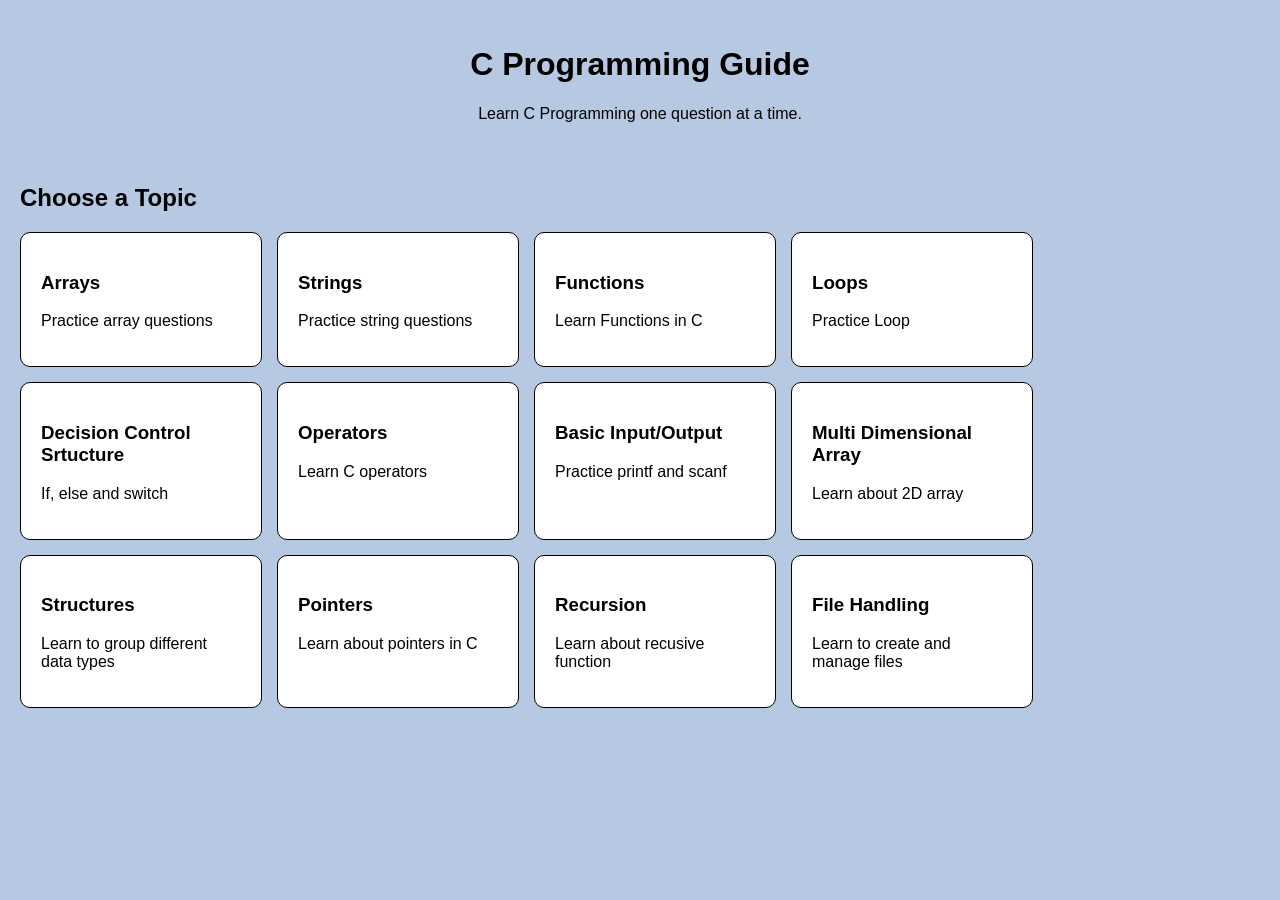
<file: index.html>
<!DOCTYPE html>
<html>
<head>
	<title>C Programming Guide</title>
	<link rel="stylesheet" href="style1.css">
</head>

<body>

	<header>
	   <h1>C Programming Guide</h1>
	   <p>Learn C Programming one question at a time.</p>
	</header>

	<main>
	   <h2>Choose a Topic</h2>

	   <div class="topics">

		<a href="arrays.html" class="topic-card">
		   <h3>Arrays</h3>
		   <p>Practice array questions</p>
		</a>

		<a href="strings.html" class="topic-card">
		   <h3>Strings</h3>
		   <p>Practice string questions</p> 
		</a>

		<a href="functions.html" class="topic-card">
		   <h3>Functions</h3>
		   <p>Learn Functions in C</p> 
		</a>

		<a href="loops.html" class="topic-card">
		   <h3>Loops</h3>
		   <p>Practice Loop</p> 
		</a>

		<a href="decision.html" class="topic-card">
		   <h3>Decision Control Srtucture</h3>
		   <p>If, else and switch</p> 
		</a>

		<a href="operators.html" class="topic-card">
		   <h3>Operators</h3>
		   <p>Learn C operators</p> 
		</a>

		<a href="input-output.html" class="topic-card">
		   <h3>Basic Input/Output</h3>
		   <p>Practice printf and scanf</p> 
		</a>
		 
		<a href="multidimensional.html" class="topic-card">
		   <h3>Multi Dimensional Array</h3>
		   <p>Learn about 2D array</p> 
		</a>

		<a href="structure.html" class="topic-card">
		   <h3>Structures</h3>
		   <p>Learn to group different data types</p> 
		</a>
		
		<a href="pointers.html" class="topic-card">
		   <h3>Pointers</h3>
		   <p>Learn about pointers in C</p> 
		</a>

		<a href="recursion.html" class="topic-card">
		   <h3>Recursion</h3>
		   <p>Learn about recusive function</p> 
		</a>

		<a href="filehandling.html" class="topic-card">
		   <h3>File Handling</h3>
		   <p>Learn to create and manage files</p> 
		</a>

		
	  </div>
	</main>

</body>
</html>
</file>
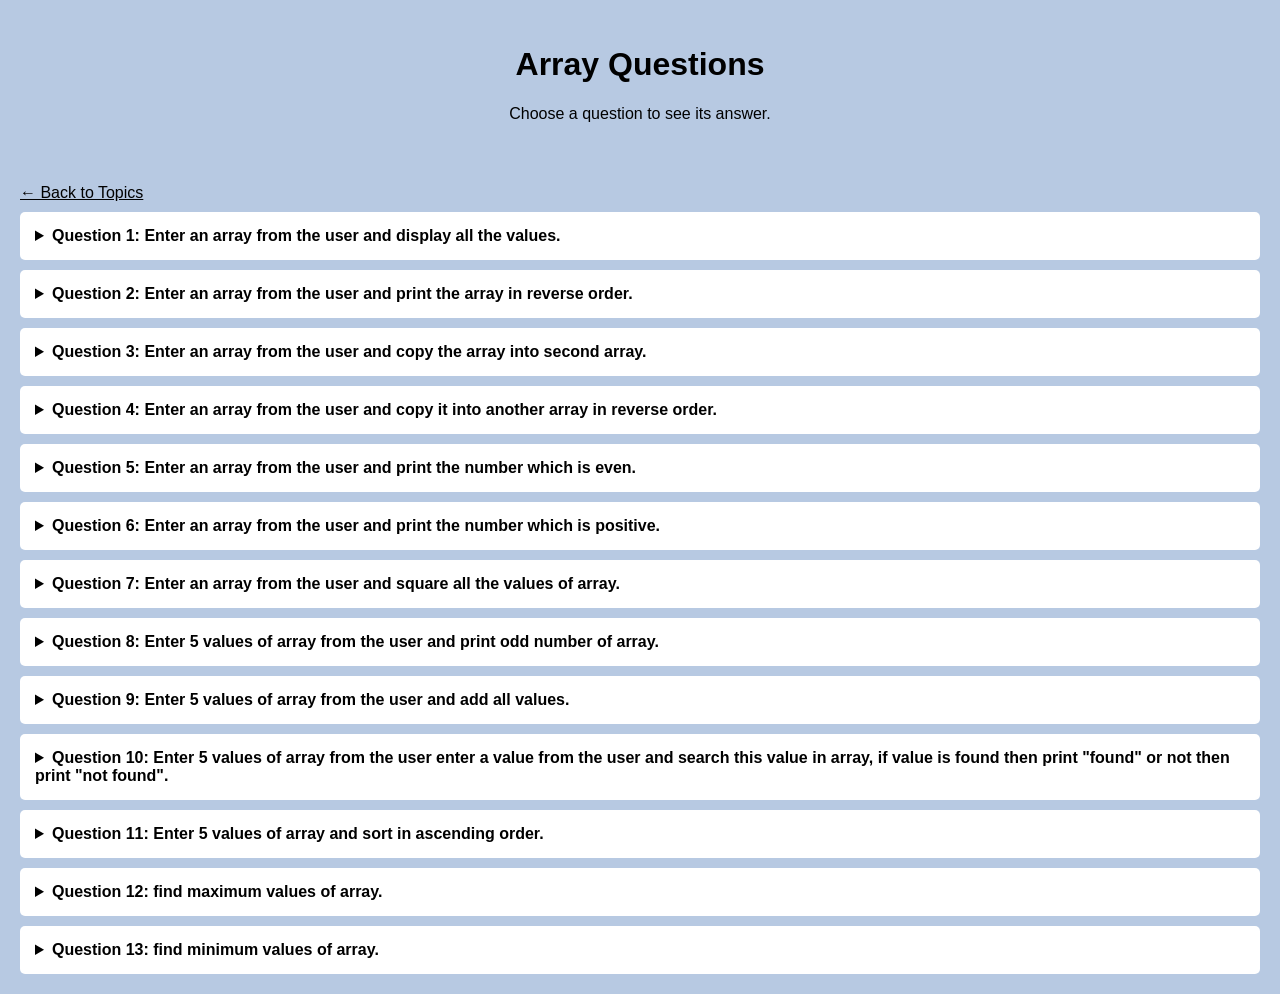
<file: arrays.html>
<!DOCTYPE html>
<html>
<head>
	<title>Array Questions</title>
	<link rel="stylesheet" href="style1.css">
	</head>

<body>


   <header>
	<h1>Array Questions</h1>
	<p>Choose a question to see its answer.</p>
   </header>


   <main>
	<a href="index.html" class="back">← Back to Topics</a>

<details>

<summary> Question 1: Enter an array from the user and display all the values.
	</summary>
	
	<div class="answer">	   
	   <h3>Code</h3>
	   <pre>
#include &lt;stdio.h&gt;
#include &lt;string.h&gt;
void main(){
   char array[5];
   int i;
   printf("Enter the array(size limit: 5): \n");
   for(i=0;i&lt;5;i++){
   fflush(stdin);
   printf("%d :",i+1);
   scanf("%c",&array[i]);
   }
   printf("Printing the array: ");
   for(i=0;i&lt;5;i++){
   printf("%c",array[i]);
   }
}

	   </pre>

	  <h3>Output</h3>
	   <pre>
	   
Enter the array(size limit: 5):
1 :1
2 :2
3 :3
4 :4
5 :5
Printing the array: 1 2 3 4 5	
	</pre>   
	</div>
 
</details>
	
<details>
	<summary>Question 2: Enter an array from the user and print the array in reverse order.
	</summary>
	
	<div class="answer">	   
	   <h3>Code</h3>
	   <pre>
#include &lt;stdio.h&gt;
#include &lt;string.h&gt;
void main(){
   char array[5];
   int i;
   printf("Enter the array(size limit: 5): \n");
   for(i=0;i&lt;5;i++){
   fflush(stdin);
   printf("%d.) value: ",i+1);
   scanf("%c",&array[i]);
   }
   printf("Printing the array in reverse: ");
   for(i=4;i>=0;i--){
   printf("%c",array[i]);
   }
}

  
	   </pre>

	  <h3>Output</h3>
	    <pre>
Enter the array(size limit: 5): 
1.) value: 1
2.) value: 2
3.) value: 3
4.) value: 4
5.) value: 5
Printing the array in reverse: 5 4 3 2 1
	   </pre>
	   
	</div>
</details>

<details>
	
	   <summary>Question 3: Enter an array from the user and copy the array into second array.
	</summary>
	
	<div class="answer">	   
	   <h3>Code</h3>
	    <pre>
#include &lt;stdio.h&gt;
#include &lt;string.h&gt;
void main(){
   char array1[5],array2[5];
   int i;
   printf("Enter the array1(size limit: 5): \n");
   for(i=0;i&lt;5;i++){
   fflush(stdin);
   printf("%d.) value: ",i+1);
   scanf("%c",&array1[i]);
   }
   for(i=0;i&lt;5;i++){
   array2[i]=array1[i];
   }
   printf("Printing the copied array2: ");
   for(i=0;i&lt;5;i++){
    printf("%c",array2[i]);
   }
}

	   </pre>

	  <h3>Output</h3>
	    <pre>
Enter the array1(size limit: 5): 
1.) value: 1
2.) value: 2
3.) value: 3
4.) value: 4
5.) value: 5
Printing the copied array2: 1 2 3 4 5
	   </pre>

	   
	   
	</div>
</details>

<details>	
	<summary>Question 4: Enter an array from the user and copy it into another array in reverse order. 
	</summary>
	
	<div class="answer">	   
	   <h3>Code</h3>
	   <pre>
#include &lt;stdio.h&gt;
void main(){
   char array1[5],array2[5];
   int i;
   printf("Enter the array1(size limit: 5): \n");
   for(i=0;i&lt;5;i++){
   fflush(stdin);
   printf("%d.) value: ",i+1);
   scanf("%c",&array1[i]);
   }
   for(i=0;i&lt;5;i++){
   array2[i]=array1[5-1-i];
   }
   printf("Printing the reverse copied array2: ");
   for(i=0;i&lt;5;i++){
    printf("%c",array2[i]);
   }
}



	   </pre>

	  <h3>Output</h3>
	   <pre>
Enter the array1(size limit: 5): 
1.) value: 1
2.) value: 2
3.) value: 3
4.) value: 4
5.) value: 5
Printing the reverse copied array2: 5 4 3 2 1
	   </pre>
	   
	</div>
</details>

<details>
	
	   <summary>Question 5: Enter an array from the user and print the number which is even.
	</summary>
	
	<div class="answer">	   
	   <h3>Code</h3>
	    <pre>
#include &lt;stdio.h&gt;
void main(){
   int array[5];
   int i;
   printf("Enter the array(size limit: 5): \n");
   for(i=0;i&lt;5;i++){
   fflush(stdin);
   printf("%d.) value: ",i+1);
   scanf("%c",&array[i]);
   }
     printf("Printing the even part of array: ");
   for(i=0;i&lt;5;i++){
   if(array[i]%2==0)
    printf("%c",array[i]);
   }
}


	   </pre>

	  <h3>Output</h3>
	   <pre>
Enter the array(size limit: 5): 
1.) value: 1
2.) value: 2
3.) value: 3
4.) value: 4
5.) value: 5
Printing the even part of array: 2 4
	   </pre>
  
	</div>
</details>

<details>
	
	   <summary>Question 6: Enter an array from the user and print the number which is positive.
	</summary>
	
	<div class="answer">	   
	   <h3>Code</h3>
	   <pre>
#include &lt;stdio.h&gt;
void main(){
   int array[5];
   int i;
   printf("Enter the array(size limit: 5): \n");
   for(i=0;i&lt;5;i++){
   fflush(stdin);
   printf("%d.) value: ",i+1);
   scanf("%d",&array[i]);
   }
     printf("Printing the positive part of array: ");
   for(i=0;i&lt;5;i++){
   if(array[i]&gt;0)
    printf("%d",array[i]);
   }
}

	   </pre>

	  <h3>Output</h3>
	   <pre>
Enter the array(size limit: 5): 
1.) value: 1
2.) value: -2
3.) value: 3
4.) value: -4
5.) value: -5
Printing the positive part of array: 1 3
	   </pre>
   
	</div>
</details>

<details>	
	   <summary>Question 7: Enter an array from the user and square all the values of array. 
	</summary>
	
	<div class="answer">	   
	   <h3>Code</h3>
	   <pre>
#include &lt;stdio.h&gt;
void main(){
   int array[5];
   int i;
   printf("Enter the array(size limit: 5): \n");
   for(i=0;i&lt;5;i++){
   fflush(stdin);
   printf("%d.) value: ",i+1);
   scanf("%d",&array[i]);
   }
   for(i=0;i&lt;5;i++){
   array[i]=array[i]*array[i];
   }
     printf("Printing the modified array(every number is squared): ");
   for(i=0;i&lt;5;i++){
    printf("%d",array[i]);
   }
}


	   </pre>

	  <h3>Output</h3>
	    <pre>
Enter the array(size limit: 5): 
1.) value: 1
2.) value: 2
3.) value: 3
4.) value: 4
5.) value: 5
Printing the modified array(every number is squared): 1 4 9 16 25
	   </pre>   
	   
	</div>
</details>

<details>
	
	  <summary> Question 8: Enter 5 values of array from the user and print odd number of array.
	</summary>
	
	<div class="answer">	   
	   <h3>Code</h3>
	   <pre>
#include &lt;stdio.h&gt;
void main(){
   int array[5];
   int i;
   printf("Enter the array(size limit: 5): \n");
   for(i=0;i&lt;5;i++){
   fflush(stdin);
   printf("%d.) value: ",i+1);
   scanf("%d",&array[i]);
   }
  
     printf("Printing the odd part of array: ");
   for(i=0;i&lt;5;i++){
   if(array[i]%2!=0)
    printf("%d",array[i]);
   }
}

	   </pre>

	  <h3>Output</h3>
	   <pre>
Enter the array(size limit: 5): 
1.) value: 1
2.) value: 2
3.) value: 3
4.) value: 4
5.) value: 5
Printing the odd part of array: 13  5
	   </pre>
	   
	</div>
</details>

<details>
	
	  <summary> Question 9: Enter 5 values of array from the user and add all values.
	</summary>
	
	<div class="answer">	   
	   <h3>Code</h3>
	    <pre>
#include &lt;stdio.h&gt;
void main(){
   int array[5];
   int i, sum=0;
   printf("Enter the array(size limit: 5): \n");
   for(i=0;i&lt;5;i++){
   fflush(stdin);
   printf("%d.) value: ",i+1);
   scanf("%d",&array[i]);
   }
   for(i=0;i&lt;5;i++){
   sum=array[i]+sum;
   }
     printf("sum of all the values: %d",sum);
  
}

	   </pre>

	  <h3>Output</h3>
	    <pre>
Enter the array(size limit: 5): 
1.) value: 1
2.) value: 2
3.) value: 3
4.) value: 4
5.) value: 5
sum of all the values: 1 5
	   </pre>  
	   
	</div>
</details>

<details>
	
<summary>Question 10: Enter 5 values of array from the user enter a value from the user and search this value in array, if value is found then print 		   		"found" or not then print "not found".
	</summary>
	
	<div class="answer">	   
	   <h3>Code</h3>
	    <pre>
#include &lt;stdio.h&gt;
void main(){
   int array[5];
   int i, c;
   printf("Enter the array(size limit: 5): \n");
   for(i=0;i&lt;5;i++){
   fflush(stdin);
   printf("%d.) value: ",i+1);
   scanf("%d",&array[i]);
   }
   printf("Enter the value to search: ");
   scanf("%d",&c);
   for(i=0;i&lt;5;i++){
   if(array[i]==c){
   printf("Found");
   goto jump;
   }
   } 
   printf("Not Found");
   jump:
}

	   </pre>

	  <h3>Output</h3>
	    <pre>
Enter the array(size limit: 5): 
1.) value: 1
2.) value: 2
3.) value: 3
4.) value: 4
5.) value: 5
Enter the value to search: 1
Found 
	   </pre>   
	   
	</div>
</details>

<details>
	
	   <summary>Question 11: Enter 5 values of array and sort in ascending order.
	</summary>
	
	<div class="answer">	   
	   <h3>Code</h3>
	  <pre>
#include &lt;stdio.h&gt;
void main(){
   int array[5];
   int i,j,temp;
   printf("Enter the array(size limit: 5): \n");
   for(i=0;i&lt;5;i++){
   fflush(stdin);
   printf("%d.) value: ",i+1);
   scanf("%d",&array[i]);
   }
   for(i=0;i&lt;5;i++){
   for(j=i+1;j&lt;5;j++){
   if(array[i]&gt;array[j]){
   temp=array[j];
   array[j]=array[i];
   array[i]=temp;}
   }
   }
    printf("Printing the array in ascending order: \n ");
   for(i=0;i&lt;5;i++){
    printf("%d",array[i]);
   }
}



	   </pre>

	  <h3>Output</h3>
	    <pre>
Enter the array(size limit: 5): 
1.) value: 1
2.) value: 4
3.) value: 3
4.) value: 5
5.) value: 2
Printing the array in ascending order: 
 1 2 3 4 5
	   </pre>

	</div>
</details>

<details>
	
	   <summary>Question 12: find maximum values of array.
	</summary>
	
	<div class="answer">	   
	   <h3>Code</h3>
	    <pre>
#include &lt;stdio.h&gt;
void main(){
   int array[5];
   int i, check=0;
   printf("Enter the array(size limit: 5): \n");
   for(i=0;i&lt;5;i++){
   fflush(stdin);
   printf("%d.) value: ",i+1);
   scanf("%d",&array[i]);
   }
   for(i=0;i&lt;5;i++){
   if(check &lt;array[i]){
   check=array[i];
   }
   }
   printf("Maximum value of array %d",check);
}

	   </pre>

	  <h3>Output</h3>
	   <pre>
Enter the array(size limit: 5): 
1.) value: 1
2.) value: 2
3.) value: 3
4.) value: 4
5.) value: 5
Maximum value of array 5
	   </pre>

	</div>
</details>

<details>
	   <summary>Question 13: find minimum values of array.
	</summary>
	
	<div class="answer">	   
	   <h3>Code</h3>
	    <pre>
#include &lt;stdio.h&gt;
void main(){
   int array[5];
   int i, check=array[0];
   printf("Enter the array(size limit: 5): \n");
   for(i=0;i&lt;5;i++){
   fflush(stdin);
   printf("%d.) value: ",i+1);
   scanf("%d",&array[i]);
   }
   for(i=0;i&lt;5;i++){
   if(check&gt;array[i]){
   check=array[i];
   }
   }
   printf("Minimum value of array %d",check);
}

	   </pre>

	  <h3>Output</h3>
	    <pre>
Enter the array(size limit: 5): 
1.) value: 1
2.) value: 2
3.) value: 3
4.) value: 4
5.) value: 5
Minimum value of array 1
	   </pre>
	   
	</div>
</details>
   </main>

</body>
</html>
</file>
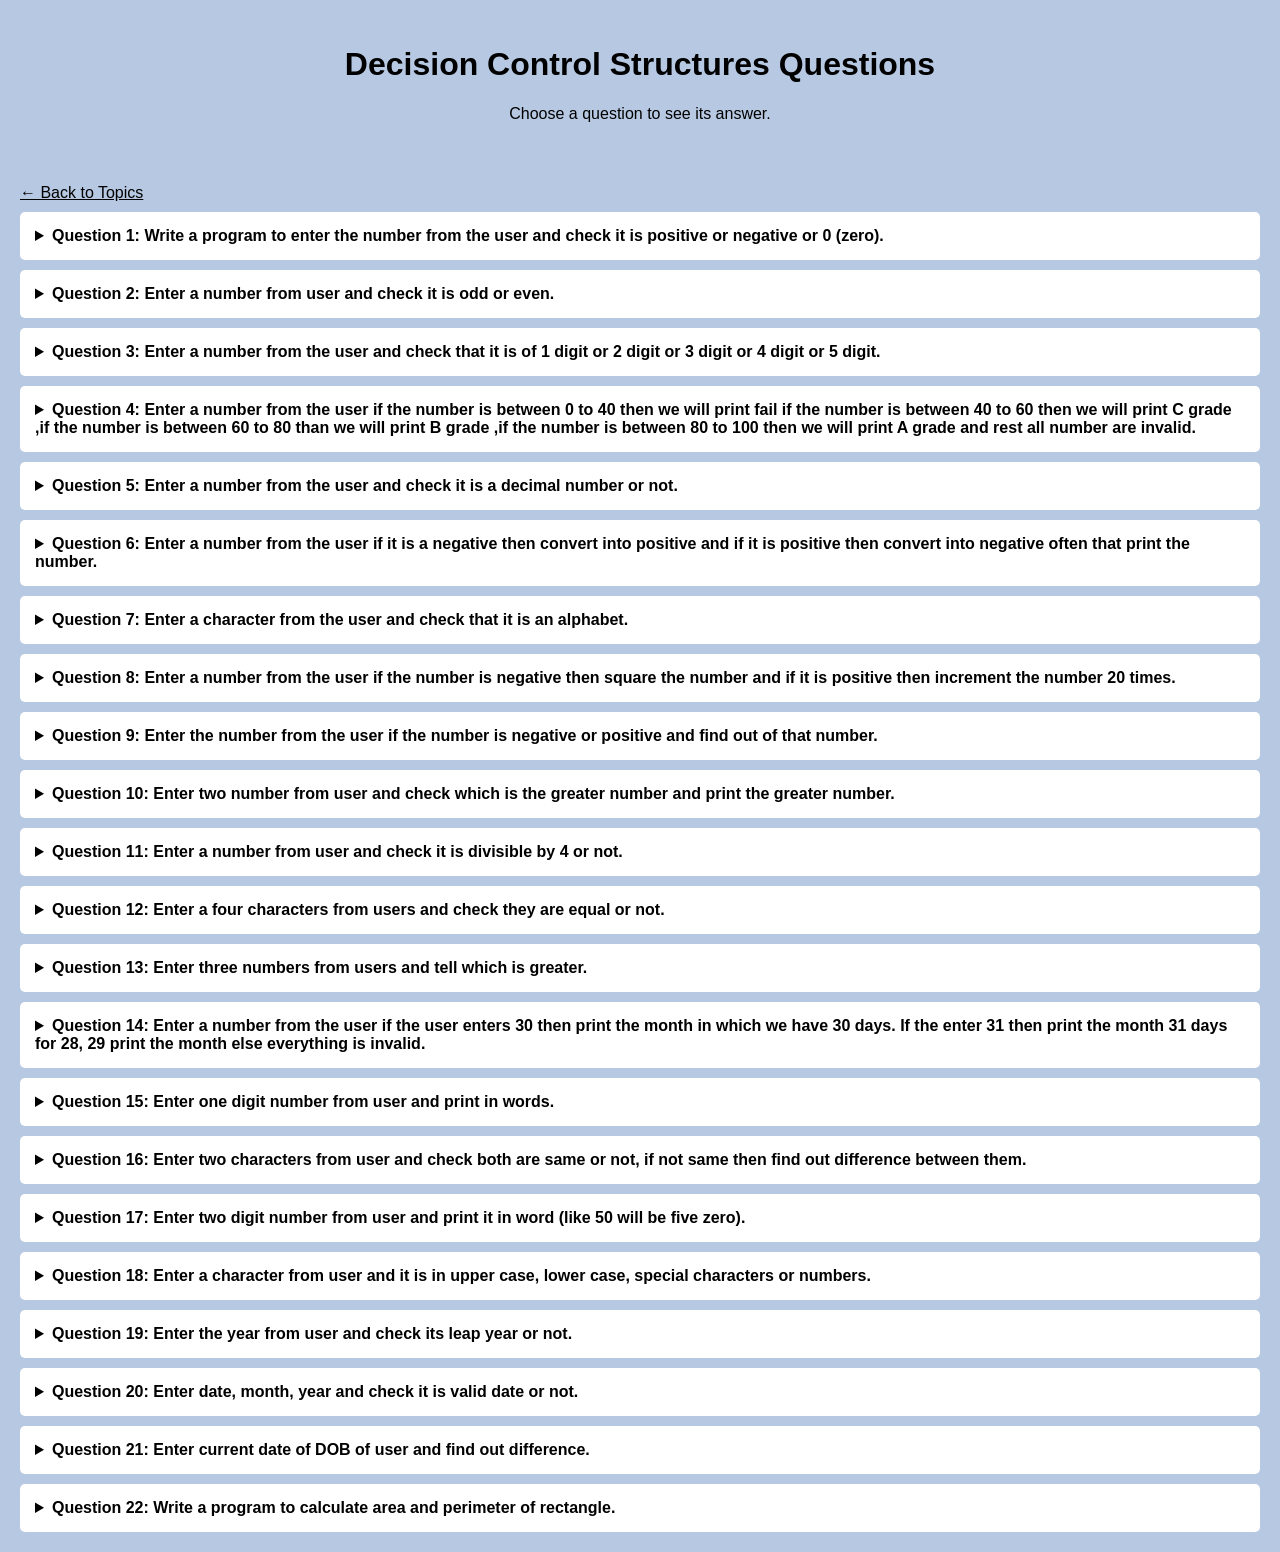
<file: decision.html>
<!DOCTYPE html>
<html>
<head>
	<title>Decision Control Structures Questions</title>
	<link rel="stylesheet" href="style1.css">
	</head>

<body>


   <header>
	<h1>Decision Control Structures Questions</h1>
	<p>Choose a question to see its answer.</p>
   </header>


   <main>
	<a href="index.html" class="back">← Back to Topics</a>

<details>
	
	   <summary>Question 1:	Write a program to enter the number from the user and check it is positive or negative or 0 (zero).
	</summary>
	
	<div class="answer">	   
	   <h3>Code</h3>
	   <pre>
#include &lt;stdio.h&gt;
void main(){
    int i;
    printf("enter number: ");
    scanf("%d",&i);
    if(i&lt;0){
        printf("number is negative");
    }
    else if(i&gt;0){
        printf("number is positive");
    }
    else{
        printf("no is zero");
    }
}
	   </pre>

	  <h3>Output</h3>
	   <pre>
enter number: 34
number is positive

enter number: 0
no is zero
	   </pre>
 
	</div>
 </details>

<details>
	
	  <summary> Question 2: Enter a number from user and check it is odd or even.
	</summary>
	
	<div class="answer">	   
	   <h3>Code</h3>
	   <pre>
#include &lt;stdio.h&gt;
void main(){
    int x;
    printf("enter a number:");
    scanf("%d",&x);
    if(x%2){
        printf("number is odd");
    }
    else{
        printf("number is even");
    }
}
	   </pre>

	  <h3>Output</h3>
	    <pre>
enter a number:3
number is odd

enter a number:8
number is even
	   </pre>   
	   
	</div>
</details>

<details>
	
	   <summary>Question 3: Enter a number from the user and check that it is of 1 digit or 2 digit or 3 digit or 4 digit or 5 digit.
	</summary>
	
	<div class="answer">	   
	   <h3>Code</h3>
	    <pre>
 #include &lt;stdio.h&gt;
 void main(){
 int x;
 printf("enter number: ");
 scanf("%d",&x);
 if(x>=-9&&x<=9){
    printf("number is of one digit");
 }
 else if(x>=-99&&x<=99){
    printf("number is of two digits");
 }
 else if(x>=-999&&x<=999){
    printf("number is of three digits");
 }
 else if(x>=-9999&&x<=9999){
    printf("number is of four digits");
 }
 
 else if(x>=-99999&&x<=99999){
    printf("number is of five digits");
 }
else{
   printf("number is more than 5 digits");
}
 }
	   </pre>

	  <h3>Output</h3>
	    <pre>
enter number: 56
number is of two digits

enter number: 3568900975
number is more than 5 digits

enter number: 3456
number is of four digits
	   </pre>
 
	</div>
</details>

<details>
	
<summary>Question 4: Enter a number from the user if the number is between 0 to 40 then we will print fail if the number is between 40 to 60 then we will 	   print C grade ,if the number is between 60 to 80 than we will print B grade ,if the number is between 80 to 100 then we will print A grade and 	   rest all number are invalid.
	</summary>
	
	<div class="answer">	   
	   <h3>Code</h3>
	   <pre>
#include &lt;stdio.h&gt;
void main(){
    int x;
    printf("enter marks: ");
    scanf("%d",&x);
    if(x>=0&&x<=40){
        printf("FAIL");
    }
    else if(x>=40&&x<=60){
        printf("C GRADE");
    }
    else if(x>=60&&x<=80){
        printf("B GRADE");
    }
    else if(x>=80&&x<=100){
        printf("A GRADE");
    }
    else{
        printf("INVALID");
    }

}

	   </pre>

	  <h3>Output</h3>
	   <pre>
enter marks: 87
A GRADE

enter marks: 56
C GRADE

enter marks: 23
FAIL
	   </pre> 
	   
	</div>
</details>

<details>
	
	   <summary>Question 5: Enter a number from the user and check it is a decimal number or not.
	</summary>
	
	<div class="answer">	   
	   <h3>Code</h3>
	    <pre>
#include &lt;stdio.h&gt;
void main(){
    int x;
    float y;
    printf("enter number: ");
    scanf("%f",&y);
    x=y;
    if(x-y==0){
        printf("it is not a decimal number");
    }
    else{
        printf("it is a decimal number");
    }
}

	   </pre>

	  <h3>Output</h3>
	   <pre>
enter number: 23.5
it is a decimal number

enter number: 67
it is not a decimal number
	   </pre>
	   
	</div>
</details>

<details>
	
	<summary>Question 6: Enter a number from the user if it is a negative then convert into positive and if it is positive then convert into negative         often that print the number.
	</summary>
	
	<div class="answer">	   
	   <h3>Code</h3>
	   <pre>
#include &lt;stdio.h&gt;
void main(){
    int x;
    printf("enter a number");
    scanf("%d",&x);
    if(x>=0){
        x=-x;
        printf("negative is %d",x);
    }
    else{
        x=-x;
        printf("positive is %d",x);
    }

}
	   </pre>

	  <h3>Output</h3>
	   <pre>
enter a number8
negative is -8

enter a number-5
positive is 5
	   </pre>   
	   
	</div>
</details>

<details>
	
	   <summary>Question 7: Enter a character from the user and check that it is an alphabet. 
	</summary>
	
	<div class="answer">	   
	   <h3>Code</h3>
	   <pre>
#include &lt;stdio.h&gt;
void main(){
char x;
    printf("enter character: ");
    scanf("%c",&x);
    if(x>='a'&&x<='z'||x>='A'&&x<='Z'){
        printf("IS A CHARACTER");
    }
    else{
        printf("NOT A CHARACTER");
    }

}
	   </pre>

	  <h3>Output</h3>
	    <pre>
enter character: 5
NOT A CHARACTER

enter character: d
IS A CHARACTER
	   </pre>
   
	</div>
</details>

<details>
	
	<summary>Question 8: Enter a number from the user if the number is negative then square the number and if it is positive then increment the number 20 times.
	</summary>
	
	<div class="answer">	   
	   <h3>Code</h3>
	   <pre>
#include &lt;stdio.h&gt;
void main(){
    int x;
    printf("enter a number");
    scanf("%d",&x);
    if(x>=0){
        x+=20;
        printf("(20 times increment) %d ",x);
    }
    else{
        x=x*x;
        printf("square is %d",x);
    }

}
	   </pre>

	  <h3>Output</h3>
	   <pre>
enter a number-3
square is 9

enter a number6
(20 times increment) 26 
	   </pre>  
	   
	</div>
</details>

<details>
	
	   <summary>Question 9: Enter the number from the user if the number is negative or positive and find out of that number.
	</summary>
	
	<div class="answer">	   
	   <h3>Code</h3>
	    <pre>
#include &lt;stdio.h&gt;
void main(){
    int x;
    printf("enter a number");
    scanf("%d",&x);
    if(x>=0){
         printf("number is positive %d ",x);
    }
    else{
        printf("number is negative %d",x);
    }

}
	   </pre>

	  <h3>Output</h3>
	    <pre>
enter a number-82
number is negative -82

enter a number75
number is positive 75 
	   </pre>   
	   
	</div>
</details>

<details>
	
	   <summary>Question 10: Enter two number from user and check which is the greater number and print the greater number.
	</summary>
	
	<div class="answer">	   
	   <h3>Code</h3>
	    <pre>
#include &lt;stdio.h&gt;
void main(){
    int x,y;
    printf("enter number: ");
    scanf("%d",&x);
    printf("enter second number: ");
    scanf("%d",&y);
    x>y?printf("%d is greater",x):printf("%d is greater",y);
    
}
	   </pre>

	  <h3>Output</h3>
	    <pre>
enter number: 7
enter second number: 4
7 is greater
	   </pre> 
	   
	</div>
</details>

<details>
	
	  <summary> Question 11: Enter a number from user and check it is divisible by 4 or not.
	</summary>
	
	<div class="answer">	   
	   <h3>Code</h3>
	  <pre>
#include &lt;stdio.h&gt;
void main(){
    int x;
    printf("enter number: ");
    scanf("%d",&x);
    if(x%4==0){
        printf("yes it is divisible by 4");
    }
    else{
        printf("not divisible by 4");
    }
}
	   </pre>

	  <h3>Output</h3>
	    <pre>
enter number: 9
not divisible by 4
	   </pre>
	   
	</div>
</details>

<details>
	
	   <summary>Question 12: Enter a four characters from users and check they are equal or not.
	</summary>
	
	<div class="answer">	   
	   <h3>Code</h3>
	    <pre>
#include &lt;stdio.h&gt;
void main(){
    char a,b,c,d,x,y;
    printf("enter character: ");
    scanf("%c %c %c %c",&a,&b,&c,&d);
      if (a == b && b == c && c == d)
        printf("All are equal.\n");
    else
        printf("They are not equal.\n");
}
	   </pre>

	  <h3>Output</h3>
	   <pre>
enter character: 5
7
5
9
They are not equal.

enter character: h
h
h
h
All are equal.
	   </pre>
   
	</div>
</details>

<details>
	
	   <summary>Question 13: Enter three numbers from users and tell which is greater.
	</summary>
	
	<div class="answer">	   
	   <h3>Code</h3>
	    <pre>
#include &lt;stdio.h&gt;
void main(){
    int x,y,z,a;
    printf("enter 1st number: ");
    scanf("%d",&x);
    printf("enter 2nd number: ");
    scanf("%d",&y);
    printf("enter 3rd number: ");
    scanf("%d",&z);
    a=x>y?(x>z?x:z):y>z?y:z;
    printf("greatest number is %d",a);
}
	   </pre>

	  <h3>Output</h3>
	    <pre>
enter 1st number: 3
enter 2nd number: 8
enter 3rd number: 6
greatest number is 8
	   </pre>  
	   
	</div>
</details>

<details>
	
   <summary>Question 14: Enter a number from the user if the user enters 30 then print the month in which we have 30 days. If the enter 31 then print the 	   month 31 days for 28, 29 print the month else everything is invalid.
	</summary>
	
	<div class="answer">	   
	   <h3>Code</h3>
	    <pre>
#include &lt;stdio.h&gt;
void main(){
    int x;
    printf("enter number(days): ");
    scanf("%d",&x);
    switch (x){
        case 29:
        printf("feb");
        break;
        case 28:
        printf("feb");
        break;
        case 31:
        printf(" jan \n march\n may\n july\n august\n oct\n dec");
        break;
        case 30:
        printf(" \n april\n jun\n sep\n nov\n");
        break;
        default:
        printf("invalid");

    }
}
	   </pre>

	  <h3>Output</h3>
	    <pre>
1.enter number(days): 12
invalid

2.enter number(days): 30
 
 april
 jun
 sep
 nov

3.enter number(days): 28
feb

4.enter number(days): 31
 jan 
 march
 may
 july
 august
 oct
 dec
	   </pre>
  
	</div>
</details>

<details>
	
	   <summary>Question 15: Enter one digit number from user and print in words.
	</summary>
	
	<div class="answer">	   
	   <h3>Code</h3>
	    <pre>
#include &lt;stdio.h&gt;
void main(){
    int x;
    printf("enter number: ");
    scanf("%d",&x);
    if(x==0)
        printf("Zero");
        else if(x==2)
        printf("two");
        else if(x==1)
        printf("one");
        else if(x==3)
        printf("three");
        else if(x==4)
        printf("four");
        else if(x==5)
        printf("five");
    else if(x==6)
    printf("six");
    else if(x==7)
    printf("seven");
    else if(x==8)
    printf("eight");
    else if(x==9)
    printf("nine");
    
}
	   </pre>

	  <h3>Output</h3>
	    <pre>
enter number: 5
five
	   </pre>
  
	</div>
</details>

<details>	
	
	   <summary>Question 16: Enter two characters from user and check both are same or not, if not same then find out difference between them. 
	</summary>
	
	<div class="answer">	   
	   <h3>Code</h3>
	    <pre>
#include &lt;stdio.h&gt;
void main(){
    int x,y,c;
    printf("enter number: ");
    scanf("%d",&x);
     printf("enter number: ");
    scanf("%d",&y);
    if(x==y){
        printf("both are same");
    }else{
        c=x-y;
        printf("diff is: %d",c);
    }
}
	   </pre>

	  <h3>Output</h3>
	    <pre>
enter number: 7
enter number: 2
diff is: 5


enter number: 1
enter number: 1
both are same
	   </pre>  
	   
	</div>
</details>


<details>
	
	   <summary>Question 17: Enter two digit number from user and print it in word (like 50 will be five zero).
	</summary>
	
	<div class="answer">	   
	   <h3>Code</h3>
	    <pre>
#include &lt;stdio.h&gt;
void main(){
    char y,x;
    printf("enter two digit number: ");
    scanf("%c%c",&x,&y);
    if(x=='0')
        printf("Zero");
        else if(x=='2')
        printf("two");
        else if(x=='1')
        printf("one");
        else if(x=='3')
        printf("three");
        else if(x=='4')
        printf("four");
        else if(x=='5')
        printf("five");
    else if(x=='6')
    printf("six");
    else if(x=='7')
    printf("seven");
    else if(x=='8')
    printf("eight");
    else if(x=='9')
    printf("nine");

    if(y=='0')
        printf("Zero");
        else if(y=='2')
        printf("two");
        else if(y=='1')
        printf("one");
        else if(y=='3')
        printf("three");
        else if(y=='4')
        printf("four");
        else if(y=='5')
        printf("five");
    else if(y=='6')
    printf("six");
    else if(y=='7')
    printf("seven");
    else if(y=='8')
    printf("eight");
    else if(y=='9')
    printf("nine");

}
	   </pre>

	  <h3>Output</h3>
	    <pre>
enter two digit number: 49
four nine
	   </pre>
	   
	</div>
</details>

<details>
	
	   <summary>Question 18: Enter a character from user and it is in upper case, lower case, special characters or numbers. 
	</summary>
	
	<div class="answer">	   
	   <h3>Code</h3>
	    <pre>
#include &lt;stdio.h&gt;
void main(){
    char x;
    printf("enter any character: ");
    scanf("%c",&x);
    if(x>='a'&&x<='z'){
        printf("lower case alphabet");
    }
    else if(x>='A'&&x<='Z'){
        printf("upper case alphabet");
    }
    else if(x>='0'&&x<='9'){
        printf("number");
    }
    else{
        printf("special characters");
    }

}
	   </pre>

	  <h3>Output</h3>
	    <pre>
enter any character: h
lower case alphabet

enter any character: Q
upper case alphabet

enter any character: 8
number

enter any character: "
special characters
	   </pre>
   
	</div>
</details>

<details>
	
	   <summary>Question 19: Enter the year from user and check its leap year or not.
	</summary>
	
	<div class="answer">	   
	   <h3>Code</h3>
	    <pre>
#include &lt;stdio.h&gt;
void main(){
int x;
printf("enter the year: ");
scanf("%d",&x);
if(x%4==0){
printf("the year is leap year");
}
else{
printf("the year is not leap year");
}
}
	   </pre>

	  <h3>Output</h3>
	    <pre>
enter the year: 2006
the year is not leap year

enter the year: 2012
the year is leap year
	   </pre>   
	   
	</div>
</details>


<details>
	
	   <summary>Question 20: Enter date, month, year and check it is valid date or not.
	</summary>
	
	<div class="answer">	   
	   <h3>Code</h3>
	    <pre>
#include &lt;stdio.h&gt;
void main(){
    int d,y,m;
    printf("enter date: ");
    scanf("%d",&d);
    printf("enter month: ");
    scanf("%d",&m);
    printf("enter year: ");
    scanf("%d",&y);
    if(d&gt;31){
        printf("invalid date");
    }else if(m&gt;12){
        printf("invalid month");
    }
    else if(y&gt;2025){
        printf("invalid year");
    }
    else{
        printf("date is: %d-%d-%d",d,m,y);
    }
}
	   </pre>

	  <h3>Output</h3>
	    <pre>
enter date: 27
enter month: 12
enter year: 2007
date is: 27-12-2007
	   </pre>  
	   
	</div>
</details>


<details>
	
	   <summary>Question 21: Enter current date of DOB of user and find out difference. 
	</summary>
	
	<div class="answer">	   
	   <h3>Code</h3>
	    <pre>
#include &lt;stdio.h&gt;
void main() {
    int cd, cm, cy, bd, bm, by;
    printf("Enter current date (dd mm yyyy): ");
    scanf("%d %d %d", &cd, &cm, &cy);
    printf("Enter birth date (dd mm yyyy): ");
    scanf("%d %d %d", &bd, &bm, &by);

    if (cd&lt;bd) { 
        cd += 30;
     cm--; 
    }
    if (cm&lt;bm) {
         cm += 12;
          cy--; 
        }

    printf("difference = %d years %d months %d days\n", cy - by, cm - bm, cd - bd);
    
}

	   </pre>

	  <h3>Output</h3>
	    <pre>
Enter current date (dd mm yyyy): 28 10 2026
Enter birth date (dd mm yyyy): 07 06 2008
difference = 18 years 4 months 21 days
	   </pre>
  
	</div>
</details>


<details>
	
	   <summary>Question 22: Write a program to calculate area and perimeter of rectangle.
	</summary>
	
	<div class="answer">	   
	   <h3>Code</h3>
	    <pre>
#include &lt;stdio.h&gt;
void main(){
    int l,b;
    printf("enter length: ");
    scanf("%d",&l);
    printf("enter width: ");
    scanf("%d",&b);
    printf("area is %d\n",l*b);
    printf("perimeter is %d",2*(l*b));
}

	   </pre>

	  <h3>Output</h3>
	    <pre>
enter length: 5
enter width: 8
area is 40
perimeter is 80
	   </pre>  
	   
	</div>
</details>

   </main>

</body>
</html>
</file>
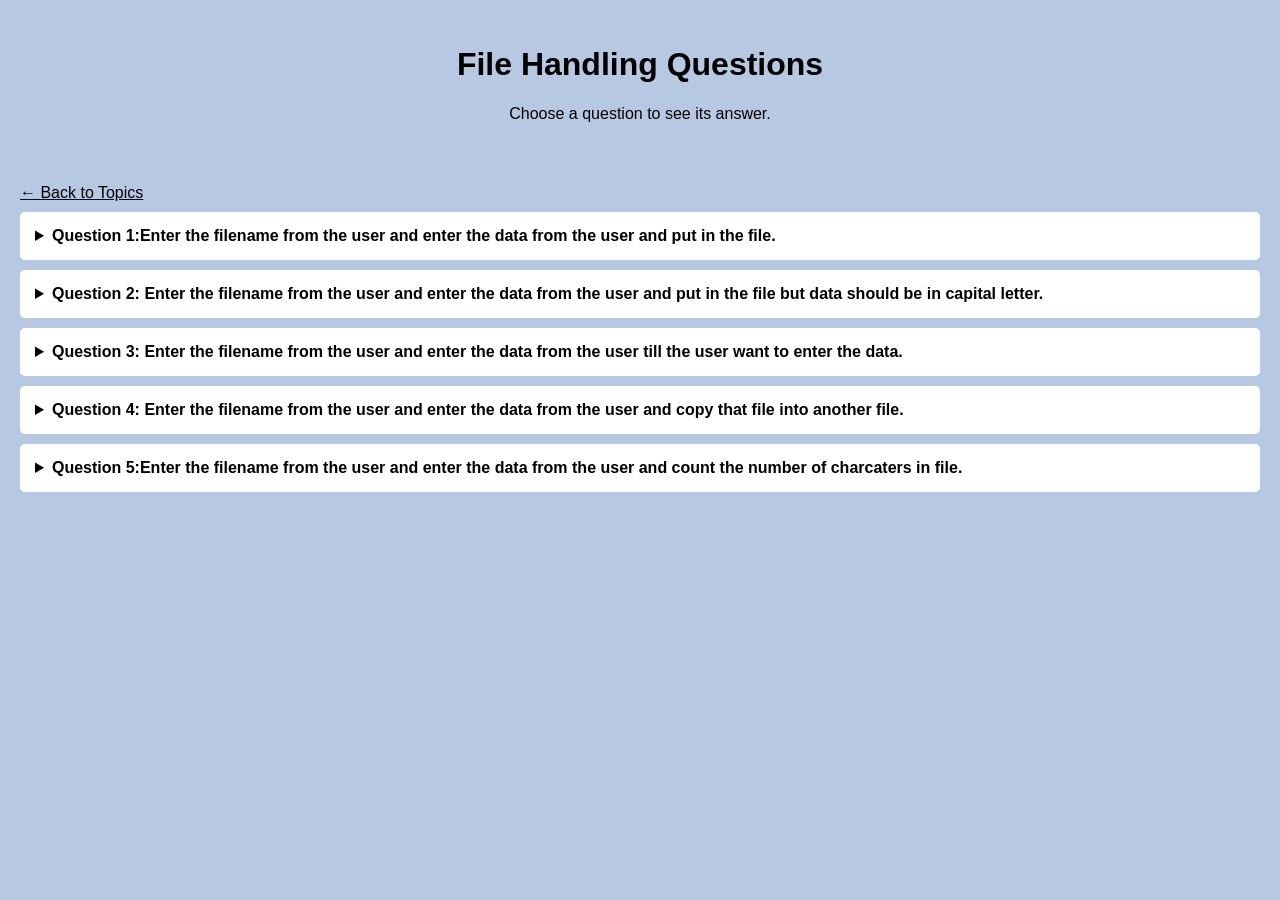
<file: filehandling.html>
<!DOCTYPE html>
<html>
<head>
	<title>File Handling Questions</title>
	<link rel="stylesheet" href="style1.css">
	</head>

<body>


   <header>
	<h1>File Handling Questions</h1>
	<p>Choose a question to see its answer.</p>
   </header>


   <main>
	<a href="index.html" class="back">← Back to Topics</a>


<details>
	
	    <summary>Question 1:Enter the filename from the user and enter the data from the user and put in the file. 	
	</summary>
	
	<div class="answer">	   
	   <h3>Code</h3>
	   <pre>
#include&lt;stdio.h&gt;
#include&lt;conio.h&gt;
#include&lt;dos.h&gt;
void main()
{
FILE *f;
char fname[20], data[20];
clrscr();
printf("Enter filename:");
scanf("%s",fname);

f=fopen(fname,"w");
printf("Enter data:");
scanf("%s",data);
fprintf(f,"%s",data);
printf("Data stored successfully");
fclose(f);
delay(3000);
}
	   </pre>

	  <h3>Output</h3>
	   <pre>
Enter filename:file1
Enter data:information
Data stored successfully
	   </pre>
	   
	</div>
</details>
 
<details>
	
	    <summary>Question 2: Enter the filename from the user and enter the data from the user and put in the file but data should be in capital letter.	
	</summary>
	
	<div class="answer">	   
	   <h3>Code</h3>
	   <pre>
#include&lt;stdio.h&gt;
#include&lt;conio.h&gt;
#include&lt;dos.h&gt;
void main()
{
FILE *f;
char fname[20], data[20];
int i;
clrscr();
printf("Enter filename:");
scanf("%s",fname);

f=fopen(fname,"w");
printf("Enter data:");
scanf("%s",data);

for(i=0; data[i]!='\0'; i++)
{
if(data[i]>=97 && data[i]<=122)
{
data[i]=data[i]-32;
}
}
fprintf(f,"%s",data);
printf("Data stored successfully");
fclose(f);
delay(3000);
}

	   </pre>

	  <h3>Output</h3>
	   <pre>
Enter filename:file2
Enter data:mywebsite
Data stored successfully
	   </pre>
	   
	</div>
</details>
 

<details>
	
	    <summary>Question 3: Enter the filename from the user and enter the data from the user till the user want to enter the data.

	</summary>
	
	<div class="answer">	   
	   <h3>Code</h3>
	   <pre>
#include&lt;stdio.h&gt;
#include&lt;conio.h&gt;
#include&lt;dos.h&gt;
void main()
{
FILE *f;
char fname[20], data[20], ch;
clrscr();
printf("Enter filename:");
scanf("%s",fname);

f=fopen(fname,"w");
do{
printf("Enter data:");
scanf("%s",data);
fprintf(f,"%s",data);
printf("Do u want to enter more y/n:");
scanf(" %c",&ch);
}while(ch=='y' || ch=='Y');
fclose(f);
delay(3000);
}

	   </pre>

	  <h3>Output</h3>
	   <pre>
Enter filename: file3
Enter data: Hello
Do u want to enter more y/n: y

Enter data: World
Do u want to enter more y/n: y

Enter data: Computer
Do u want to enter more y/n: n
	   </pre>
	   
	</div>
</details>
 

<details>
	
	    <summary>Question 4: Enter the filename from the user and enter the data from the user and copy that file into another file.	
	</summary>
	
	<div class="answer">	   
	   <h3>Code</h3>
	   <pre>
#include&lt;stdio.h&gt;
#include&lt;conio.h&gt;
#include&lt;dos.h&gt;
void main()
{
FILE *f1, *f2;
char fname1[20], fname2[20], data[100];
int ch;
clrscr();
printf("Enter filename:");
scanf("%s",fname1);

f1=fopen(fname1,"w");
printf("Enter data:");
scanf("%s",data);

fprintf(f1,"%s",data);
fclose(f1);

printf("Enter second filename:");
scanf("%s",fname2);

f1=fopen(fname1,"r");
f2=fopen(fname2,"w");

while((ch=fgetc(f1))!=EOF)
{
fputc(ch,f2);
}
printf("File copied successfully");
fclose(f1);
fclose(f2);
delay(3000);
}

	   </pre>

	  <h3>Output</h3>
	   <pre>
Enter filename:file4
Enter data:bca
Enter second filename:file5
File copied successfully
	   </pre>
	   
	</div>
</details>
 

 

<details>
	
	    <summary>Question 5:Enter the filename from the user and enter the data from the user and count the number of charcaters in file.

	</summary>
	
	<div class="answer">	   
	   <h3>Code</h3>
	   <pre>
#include&lt;stdio.h&gt;
#include&lt;conio.h&gt;
#include&lt;dos.h&gt;
void main()
{
FILE *f1;
char fname1[20], data[100];
int ch, count=0;
clrscr();
printf("Enter filename:");
scanf("%s",fname1);

f1=fopen("fname1","w");
printf("Enter data:");
scanf("%s",data);

fprintf(f1,"%s",data);
fclose(f1);

f1=fopen(fname1,"r");

while((ch=fgetc(f1))!=EOF)
{
count++;
}
fclose(f1);
printf("Number of characters=%d",count);
delay(3000);
}

	   </pre>

	  <h3>Output</h3>
	   <pre>
Enter filename: abc.txt
Enter data:hello
Number of characters=5 
	   </pre>
	   
	</div>
</details>
 

  </main>

</body>
</html>
</file>
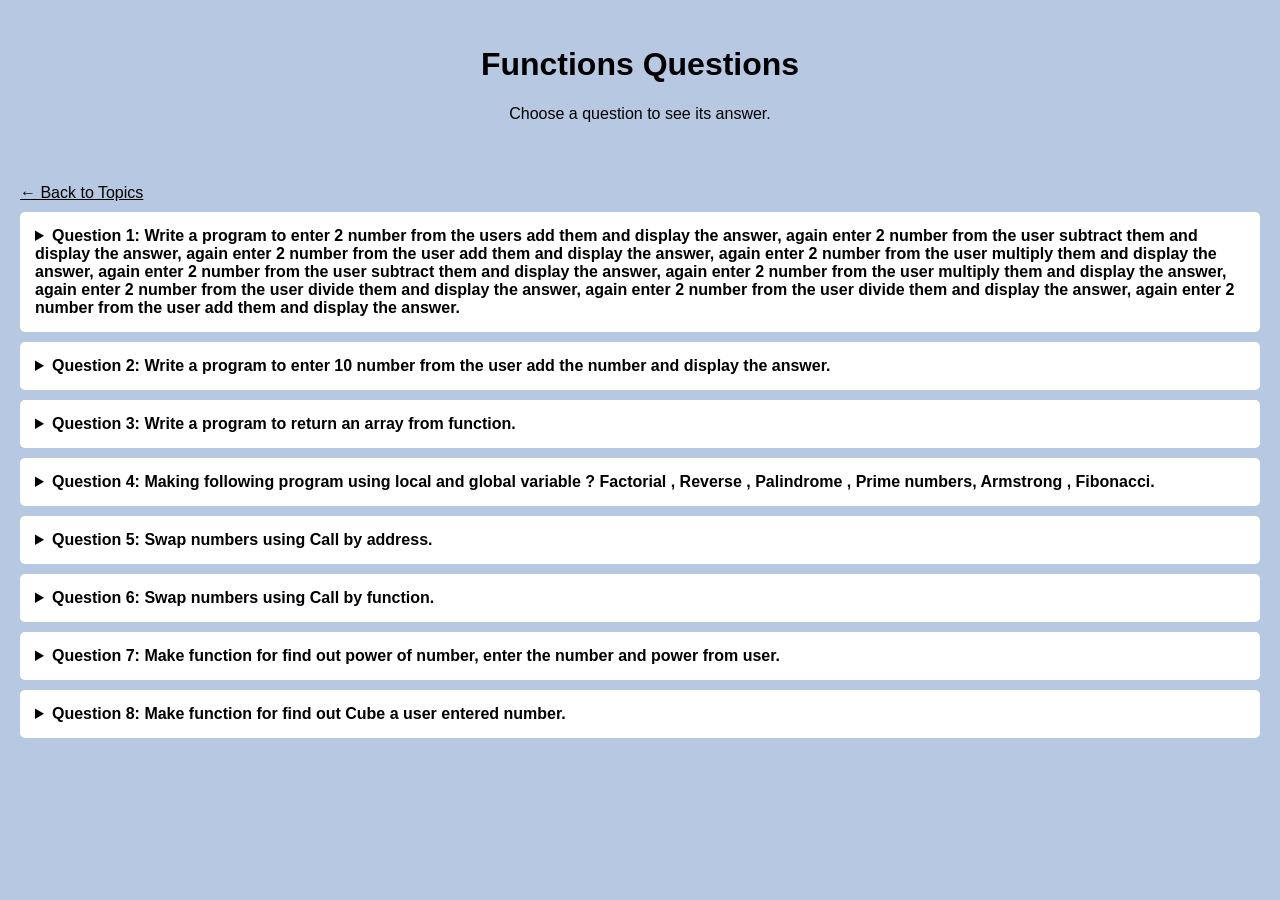
<file: functions.html>
<!DOCTYPE html>
<html>
<head>
	<title>Functions Questions</title>
	<link rel="stylesheet" href="style1.css">
	</head>

<body>


   <header>
	<h1>Functions Questions</h1>
	<p>Choose a question to see its answer.</p>
   </header>


   <main>
	<a href="index.html" class="back">← Back to Topics</a>

<details>

	
 <summary>Question 1:	Write a program to enter 2 number from the users add them and display the answer, again enter 2 number from the user subtract them 	and display the answer, again enter 2 number from the user add them and display the answer, again enter 2 number from the user multiply them and 	display the answer, again enter 2 number from the user subtract them and display the answer, again enter 2 number from the user multiply them and 	display the answer, again enter 2 number from the user divide them and display the answer, again enter 2 number from the user divide them	 and 	display the answer, again enter 2 number from the user add them and display the answer.
	</summary>
	
	<div class="answer">	   
	   <h3>Code</h3>
	   <pre>
#include &lt;stdio.h&gt;
int add(){
    int x,y;
    printf("enter number to add: ");
    scanf("%d",&x);
    printf("enter number to add:  ");
    scanf("%d",&y);
return x+y;
}
int sub(){
    int x,y;
    printf("enter number to subtract: ");
    scanf("%d",&x);
    printf("enter number to subtract:  ");
    scanf("%d",&y);
    return x-y;
}
int multiply(){
    int x,y;
    printf("enter number to multiply: ");
    scanf("%d",&x);
    printf("enter number to mulitply:  ");
    scanf("%d",&y);
    return x*y;
}
float div(){
    float x,y;
    printf("enter number to divide: ");
    scanf("%f",&x);
    printf("enter number to divide:  ");
    scanf("%f",&y);
    return x/y;
}
void main(){
    int c;
    float a;
    c=add();
    printf("addition is %d\n",c);
    c=sub();
    printf("subtractions is %d\n",c);
    c=add();
    printf("addition is %d\n",c);
    c=multiply();
    printf("multiplication is %d\n",c);
    c=sub();
    printf("subtractions is %d\n",c);
    c=multiply();
    printf("multiplication is %d\n",c);
    a=div();
    printf("division is %f\n",a);
    a=div();
    printf("division is %f\n",a);
    c=multiply();
    a=div();
    printf("division and multiplication is \n%f and %d",a,c);
    
}	   </pre>

	  <h3>Output</h3>
	   <pre>
enter number to add: 5
enter number to add:  6
addition is 11
enter number to subtract: 4
enter number to subtract:  1
subtractions is 3
enter number to add: 9
enter number to add:  3
addition is 12
enter number to multiply: 7
enter number to mulitply:  8
multiplication is 56
enter number to subtract: 14
enter number to subtract:  10
subtractions is 4
enter number to multiply: 50
enter number to mulitply:  7
multiplication is 350
enter number to divide: 25
enter number to divide:  5
division is 5.000000
enter number to divide: 8
enter number to divide:  2
division is 4.000000
enter number to multiply: 45
enter number to mulitply:  15
enter number to divide: 76
enter number to divide:  2
division and multiplication is 
38.000000 and 675
	   </pre>
	   
	</div>
</details>
 
<details>

	
	    <summary>Question 2: Write a program to enter 10 number from the user add the number and display the answer.
	</summary>
	
	<div class="answer">	   
	   <h3>Code</h3>
	   <pre>
#include &lt;stdio.h&gt;
void input(){
    int i,x=0,y;
    for(i=1;i<=10;i++){
    printf("enter number: ");
    scanf("%d",&y);
    x=x+y;
    }
    printf("%d",x);
}
void main(){
    input();
}
	 </pre>

	  <h3>Output</h3>
	    <pre>
enter number: 1
enter number: 2
enter number: 3
enter number: 4
enter number: 5
enter number: 6
enter number: 7
enter number: 8
enter number: 9
enter number: 10
55
	   </pre>   
	   
	</div>
</details>

<details>

	    <summary>Question 3: Write a program to return an array from function.
	</summary>
	
	<div class="answer">	   
	   <h3>Code</h3>
	    <pre>
#include &lt;stdio.h&gt;
int arr[100];
int* ar(int n) {
    for(int i=0;i&lt;n;i++) {
        printf("Enter element: ");
        scanf("%d",&arr[i]);
    }
    return arr;
    }

void main() {
    int n;
    printf("Enter size of array: ");
    scanf("%d", &n);

    int *nar=ar(n); 
    printf("Array elements are: ");
    for(int i = 0; i&lt;n; i++) {
        printf("%d ", nar[i]);
    }
}

	   </pre>

	  <h3>Output</h3>
	    <pre>
Enter size of array: 10
Enter element: 2
Enter element: 4
Enter element: 6
Enter element: 8
Enter element: 10
Enter element: 12
Enter element: 14
Enter element: 16
Enter element: 18
Enter element: 20
Array elements are: 2 4 6 8 10 12 14 16 18 20 
	   </pre>   
	   
	</div>
</details>

<details>

	
	    <summary>Question 4: Making following program using local and global variable ?
	Factorial , Reverse , Palindrome , Prime numbers, Armstrong , Fibonacci.
	</summary>
	
	<div class="answer">	   
	   <h3>Code</h3>
	   <pre>
#include &lt;stdio.h&gt;
int n; 
void input() {
    printf("Enter number: ");
    scanf("%d", &n);
}
void factorial() {
    int i,f=1;
    for(i=1;i<=n;i++)
        f=f*i;
    printf("Factorial = %d\n", f);
}
void reverse() {
    int r=0,temp=n;
    while(temp!=0) {
        r =r*10+(temp%10);
        temp/=10;
    }
    printf("Reverse = %d\n", r);
}
void palindrome() {
    int temp=n,r=0; 
    while(temp!=0) {
        r = r*10+(temp%10);
        temp/=10;
    }
    if(r==n)
        printf("Palindrome = Yes\n");
    else
        printf("Palindrome = No\n");
}
void prime() {
    int i, c=0; 
    for(i =1;i<=n;i++) {
        if(n %i==0)
            c++;
    }
    if(c == 2)
        printf("Prime = Yes\n");
    else
        printf("Prime = No\n");
}
void armstrong() {
    int temp =n, sum =0, r; 
    while(temp !=0) {
        r = temp%10;
        sum +=r*r*r;
        temp/=10;
    }
    if(sum == n)
        printf("Armstrong = Yes\n");
    else
        printf("Armstrong = No\n");
}
void fibonacci() {
    int a=0,b=1, c; 
    printf("Fibonacci: %d %d ", a, b);
    for(int i=2;i<=n;i++) {
        c=a +b;
        printf("%d ",c);
        a=b;
        b=c;
    }
   printf("\n");
}
int main() {
    input();     
    factorial();
    reverse();
    palindrome();
    prime();
    armstrong();
    fibonacci();
}

	   </pre>

	  <h3>Output</h3>
	   <pre>
Enter number: 25
Factorial = 2076180480
Reverse = 52
Palindrome = No
Prime = No
Armstrong = No
Fibonacci: 0 1 1 2 3 5 8 13 21 34 55 89 144 233 377 610 987 1597 2584 4181 6765 10946 17711 28657 46368 75025 
	   </pre>
   
	</div>
</details>

<details>

	
	    <summary>Question 5: Swap numbers using Call by address.
	</summary>
	
	<div class="answer">	   
	   <h3>Code</h3>
	    <pre>
#include &lt;stdio.h&gt;
void swap(int *x,int *y){
    int z;
    z=*x;
    *x=*y;
    *y=z;
}
void og(int a,int b){
    printf("original value of \na=%d\nb=%d\n ",a,b);
}
void main(){
int a,b;
a=20;
b=10;
og(a,b);
swap(&a,&b);
printf("swaped values are \n");
printf("a= %d\n",a);
printf("b= %d\n",b);
}


	   </pre>

	  <h3>Output</h3>
	   <pre>
original value of 
a=20
b=10
 swaped values are 
a= 10
b= 20
	   </pre>
 
	</div>
</details>

<details>

	
	    <summary>Question 6: Swap numbers using Call by function.
	</summary>
	
	<div class="answer">	   
	   <h3>Code</h3>
	   <pre>
#include &lt;stdio.h&gt;
void fn(int a,int b){
    int z;
    z=a;
    a=b;
    b=z;
    printf("\nswapped values are:\n x=%d\ny=%d",a,b);
}
void main(){
int x,y;
x=10;
y=20;
printf("original values are: \nx=%d\ny=%d",x,y);
fn(x,y);
}
	   </pre>

	  <h3>Output</h3>
	   <pre>
original values are: 
x=10
y=20
swapped values are:
 x=20
y=10
	   </pre>
  
	</div>
</details>


<details>

	   <summary> Question 7: Make function for find out power of number, enter the number and power from user. 
	</summary>
	
	<div class="answer">	   
	   <h3>Code</h3>
	   <pre>
#include &lt;stdio.h&gt;
int input(){
    int x;
    printf("enter number: ");
    scanf("%d",&x);
    return x;
}
int p(){
    int y;
    printf("enter power: ");
    scanf("%d",&y);
    return y;
}
void main(){
int a,b,c=1;
a=input();
b=p();
for(int n=1;n<=b;n++){
c=a*c;
}
printf("answer is %d",c);
}
	   </pre>

	  <h3>Output</h3>
	    <pre>
enter number: 8
enter power: 2
answer is 64
	   </pre>   
	   
	</div>
</details>

<details>

	
	   <summary> Question 8: Make function for find out Cube a user entered number.
	</summary>
	
	<div class="answer">	   
	   <h3>Code</h3>
	   <pre>
#include &lt;stdio.h&gt;
int input(){
    int x;
printf("enter number: ");
scanf("%d",&x);
return x;
}
void cube(int a){
    int z;
    z=(a*a)*a;
    printf("cube is %d",z);
}
void main(){
int a;
a=input();
cube(a);
}
	   </pre>

	  <h3>Output</h3>
	   <pre>
enter number: 3
cube is 27
	   </pre>
   
	</div>
</details>

   </main>
</body>
</html>
</file>
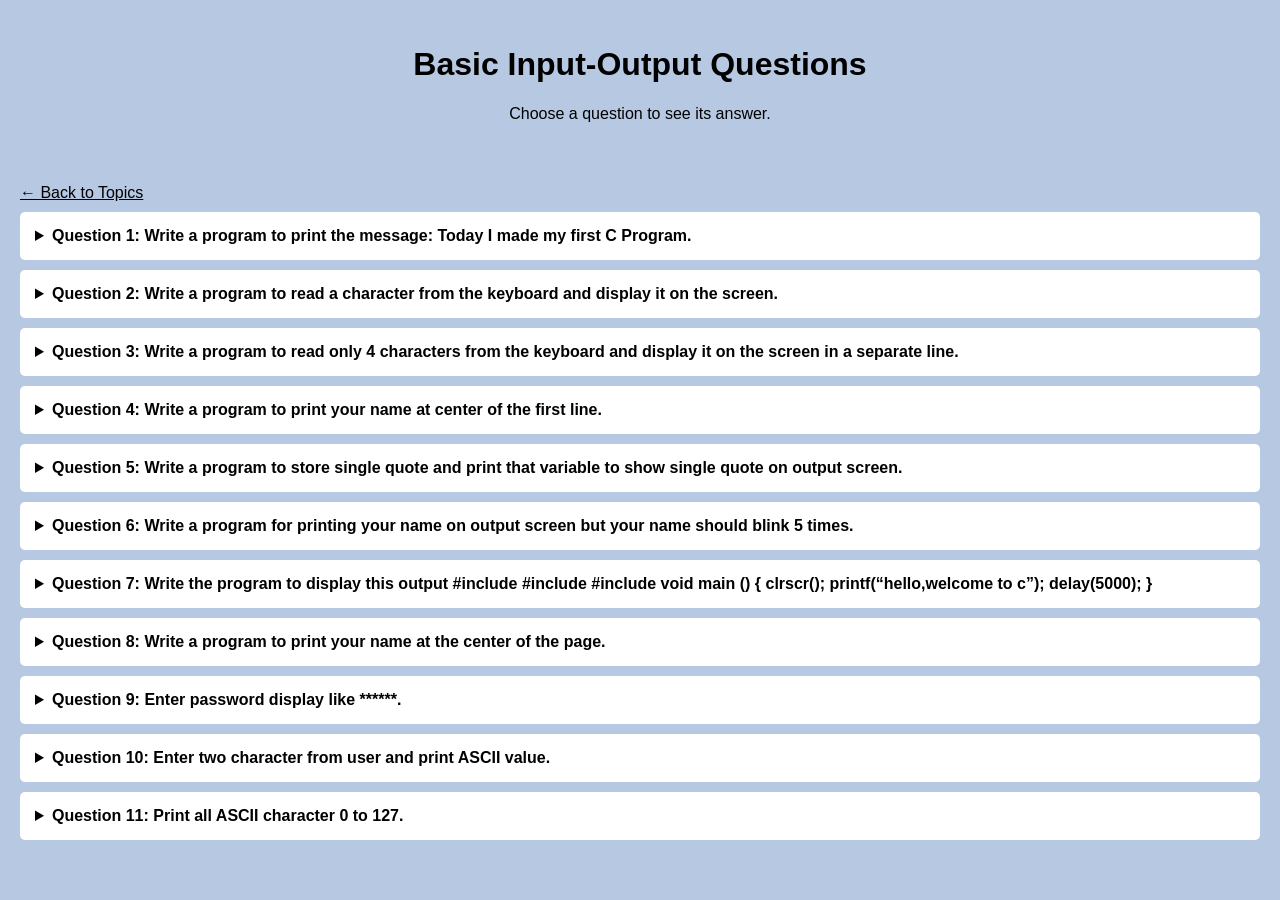
<file: input-output.html>
<!DOCTYPE html>
<html>
<head>
	<title>Basic Input-Output Questions</title>
	<link rel="stylesheet" href="style1.css">
	</head>

<body>


   <header>
	<h1>Basic Input-Output Questions</h1>
	<p>Choose a question to see its answer.</p>
   </header>


   <main>
	<a href="index.html" class="back">← Back to Topics</a>

<details>

	
	    <summary>Question 1: Write a program to print the message:
	   Today I made my first C Program.	
	</summary>
	
	<div class="answer">	   
	   <h3>Code</h3>
	   <pre>
#include  &lt;stdio.h&gt;
void main(){
	printf("tody i made my fist c program");
}
	   </pre>
	
	  <h3>Output</h3>
	   <pre>
tody i made my fist c program
	   </pre> 
	   
	</div>
</details>
 
<details>

	
	    <summary>Question 2: Write a program to read a character from the keyboard and display it on the screen.
	</summary>
	
	<div class="answer">	   
	   <h3>Code</h3>
	   <pre>
#include  &lt;stdio.h&gt;
void main(){
    char ch;
    printf("enter a character: ");
    scanf("%c",&ch);
    printf("the character is: %c",ch);
}	   </pre>

	  <h3>Output</h3>
	    <pre>
enter a character: s
the character is: s
	   </pre>
   
	</div>
</details>

<details>

	
	    <summary>Question 3: Write a program to read only 4 characters from the keyboard and display it on the screen in a separate line.
	</summary>
	
	<div class="answer">	   
	   <h3>Code</h3>
	    <pre>
#include  &lt;stdio.h&gt;
void main(){
    char c,a,b,d;
    printf("enter 4 characters : ");
    scanf("%c %c %c %c",&c,&a,&b,&d);
    printf("the characters are:\n%c\n%c\n%c\n%c\n",c,a,b,d);
}
	   </pre>

	  <h3>Output</h3>
	    <pre>
enter 4 characters : rthj
the characters are:
r
t
h
j
	   </pre>
 
	</div>
</details>

<details>

	
	    <summary>Question 4: Write a program to print your name at center of the first line.
	</summary>
	
	<div class="answer">	   
	   <h3>Code</h3>
	   <pre>
#include  &lt;stdio.h&gt;
void main(){
    printf("\t\tiqra");
}
	   </pre>

	  <h3>Output</h3>
	   <pre>
                                                                 iqra
	   </pre>
   
	</div>
</details>

<details>

	
	    <summary>Question 5: Write a program to store single quote and print that variable to show single quote on output screen.
	</summary>
	
	<div class="answer">	   
	   <h3>Code</h3>
	    <pre>
#include  &lt;stdio.h&gt;
void main(){
    char ch;
    ch='\'';
    printf("%c %c",ch,ch);
}
	   </pre>

	  <h3>Output</h3>
	   <pre>
	' '
	   </pre>
   
	</div>
</details>

<details>

	
	   <summary> Question 6: Write a program for printing your name on output screen but your name should blink 5 times.
	</summary>
	
	<div class="answer">	   
	   <h3>Code</h3>
	   <pre>
#include  &lt;stdio.h&gt;
#include  &lt;conio.h&gt;
#include  &lt;dos.h&gt;
void main(){
    int i;
    for(i=1;i<=5;i++){
     
        printf("abc");
        delay(500);
       clrscr();

       delay(500);
    }
}
	   </pre>

	  <h3>Output</h3>
	   <pre>
	<h3>abc</h3>
The text appears and disappears 5 times.
	   </pre>   
	   
	</div>
</details>

<details>

	
	   <summary> Question 7: Write the program to display this output
	   #include
	   #include
	   #include
	   void main ()
	   {
	   clrscr();
	   printf(“hello,welcome to c”);
	   delay(5000);
	   }
	</summary>
	
	
	<div class="answer">	   
	   <h3>Code</h3>
	   <pre>
#include  &lt;stdio.h&gt;
#include  &lt;conio.h&gt;
#include  &lt;dos.h&gt; 
void main () {
    clrscr();
     printf("hello,welcome to c");
      delay(5000); 
} 
	   </pre>

	  <h3>Output</h3>
	   <pre>
hello,welcome to c
	   </pre>  
	   
	</div>
</details>


<details>

	    <summary>Question 8: Write a program to print your name at the center of the page.
	</summary>
	
	<div class="answer">	   
	   <h3>Code</h3>
	    <pre>
#include  &lt;stdio.h&gt;
void main(){
    printf("\n\n\n\n\n\n\n\n\n\n\n\t\t\t\t     abcc");
}
	   </pre>

	  <h3>Output</h3>
	    <pre>


                                                                          abcc 


            </pre>
   
	</div>
</details>


<details>

	   <summary> Question 9: Enter password display like ******.
	</summary>
	
	<div class="answer">	   
	   <h3>Code</h3>
	    <pre>
#include  &lt;stdio.h&gt;
void main(){
    char a,b,c,d,e,f;
    printf("enter password(6 word): ");
    scanf("%c %c %c %c %c %c",&a,&b,&c,&d,&e,&f);
    printf("pass is ******");
}
	   </pre>

	  <h3>Output</h3>
	   <pre>
enter password(6 word): 654321
pass is ******
	   </pre>
   
	</div>
</details>

<details>

	
	    <summary>Question 10: Enter two character from user and print ASCII value.
	</summary>
	
	<div class="answer">	   
	   <h3>Code</h3>
	    <pre>
#include  &lt;stdio.h&gt;
void main(){
    char a;
    char b;
    printf("enter first character: ");
    scanf(" %c",&a);
    printf("enter second character: ");
    scanf(" %c",&b);
    printf("ascii value is %d and %d",a,b);
}
   </pre>

	  <h3>Output</h3>
	    <pre>
enter first character: d
enter second character: j
ascii value is 100 and 106
	   </pre>
  
	</div>
</details>


<details>

	    <summary>Question 11: Print all ASCII character 0 to 127.
	</summary>
	
	<div class="answer">	   
	   <h3>Code</h3>
	    <pre>
#include  &lt;stdio.h&gt;
void main(){
int i;
for(i=0;i<=127;i++){
    printf("%c\n",i);
 }
}

	   </pre>

	  <h3>Output</h3>
	    <pre>
1
2
3
4
5
6
7
8
9
:
;
<
=
>
?
@
A
B
C
D
E
F
G
H
I
J
K
L
M
N
O
P
Q
R
S
T
U
V
W
X
Y
Z
[
\
]
^
_
`
a
b
c
d
e
f
g
h
i
j
k
l
m
n
o
p
q
r
s
t
u
v
w
x
y
z
{
|
}
~	

	   </pre>
  
	</div>
</details>

   </main>
</body>
</html>
</file>
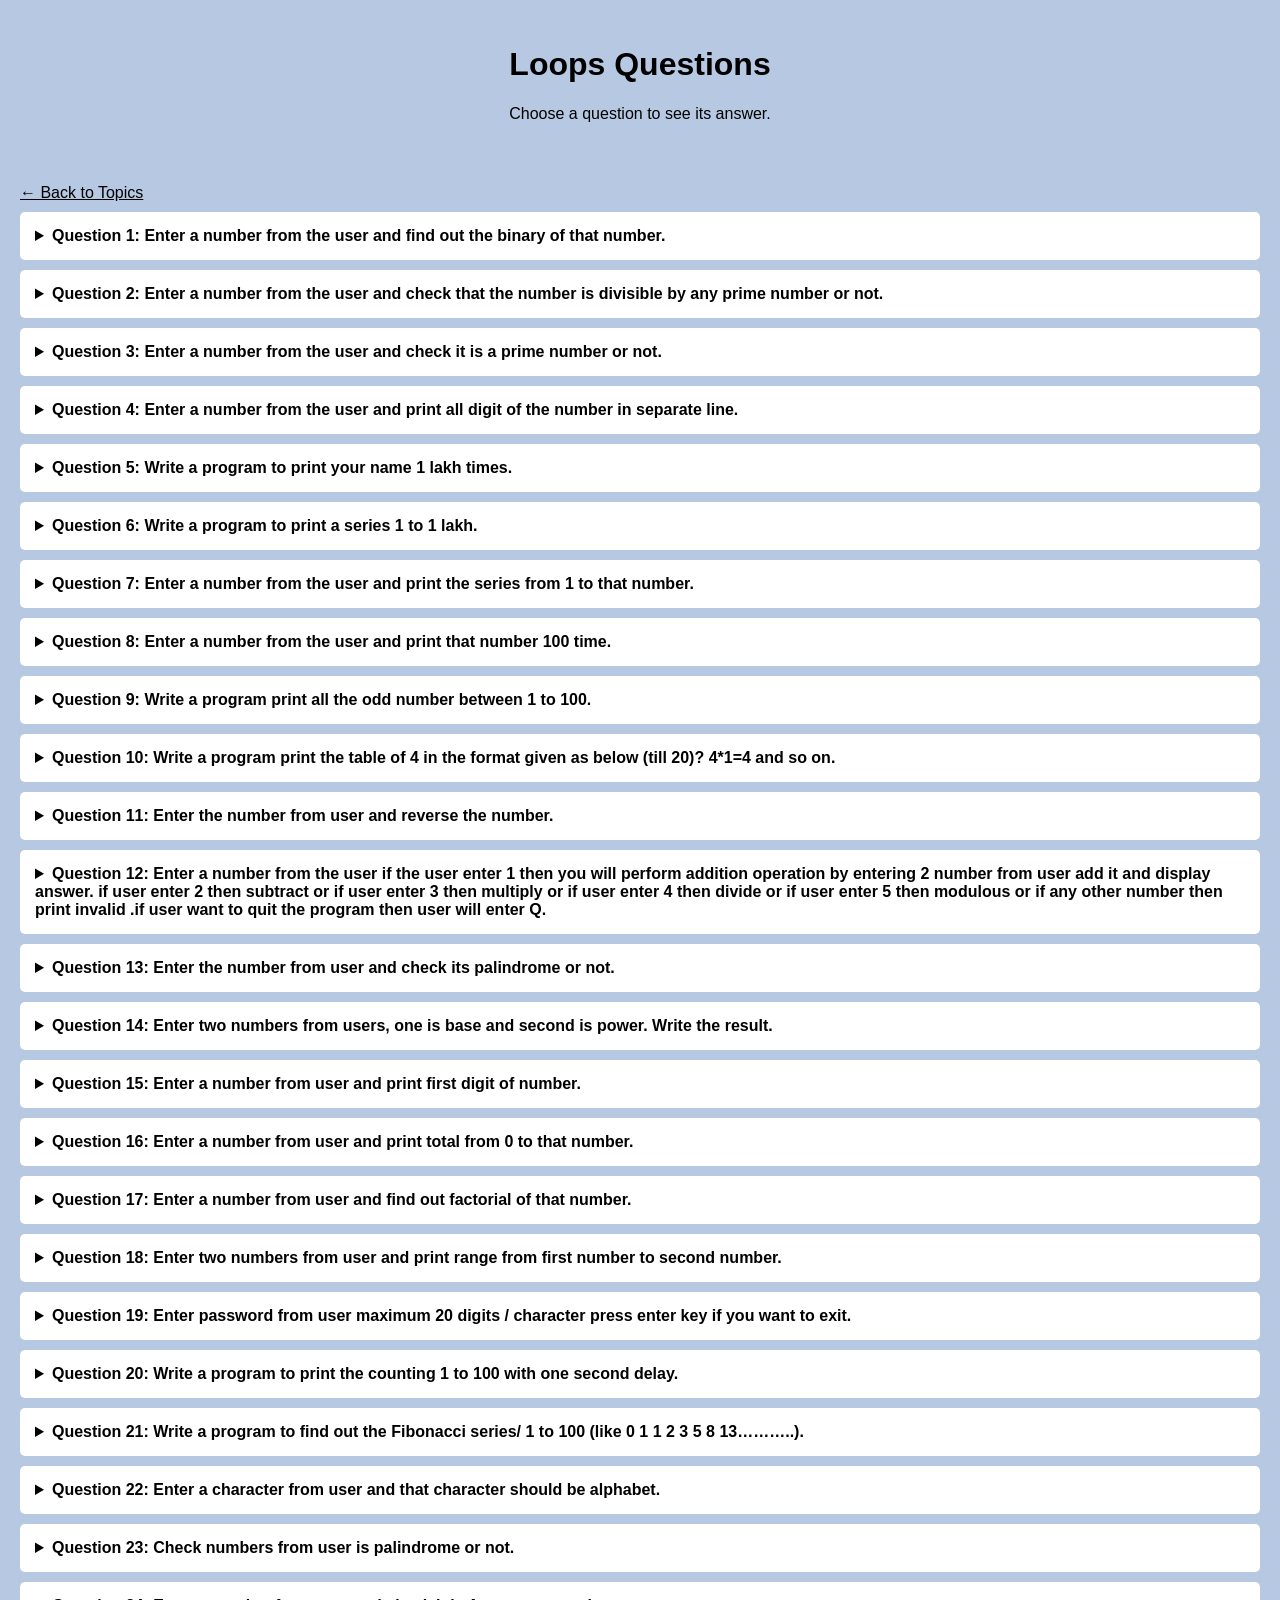
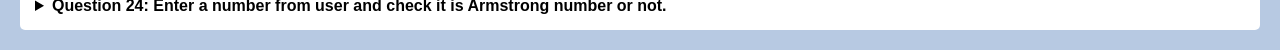
<file: loops.html>
<!DOCTYPE html>
<html>
<head>
	<title>Loops Questions</title>
	<link rel="stylesheet" href="style1.css">
	</head>

<body>


   <header>
	<h1>Loops Questions</h1>
	<p>Choose a question to see its answer.</p>
   </header>


   <main>
	<a href="index.html" class="back">← Back to Topics</a>

<details>

	
	    <summary>Question 1: Enter a number from the user and find out the binary of that number.	
	</summary>
	
	<div class="answer">	   
	   <h3>Code</h3>
	   <pre>
#include &lt;stdio.h&gt;

int main()
{
    int num, rem, arr[16], x = 0, i;
    printf("Enter the number to find its binary : ");
    scanf("%d", &num);

    while (num != 0)
    {
        rem = num % 2;

        arr[x] = rem;
        num = num / 2;
        x++;
    }

    for (i = x - 1; i >= 0; i--)
    {
        printf("%d", arr[i]);
    }
}

	   </pre>

	  <h3>Output</h3>
	   <pre>
Enter the number to find its binary : 101
1100101
	   </pre>
	      
	</div>
</details>
 
<details>

	
	   <summary> Question 2: Enter a number from the user and check that the number is divisible by any prime number or not.
	</summary>
	
	<div class="answer">	   
	   <h3>Code</h3>
	   <pre>
#include &lt;stdio.h&gt;

int main()
{
    int num, prime, got = 0;
    printf("Enter a number : ");
    scanf("%d", &num);

    for (int i = 2; i <= num / 2; i++)
    {
        prime = 1;
        for (int j = 2; j <= i / 2; j++)
        {
            if (i % j == 0)
            {
                prime = 0;
                break;
            }
        }

        if (prime && num % i == 0)
        {
            got = 1;
            break;
        }
    }

    if (got)
    {
        printf("The number %d is divisible by  prime number", num);
    }

    else
    {
        printf("The number %d is not divisible by prime number", num);
    }

    return 0;
}
	   </pre>

	  <h3>Output</h3>
	    <pre>
Enter a number : 6
The number 6 is divisible by  prime number
	   </pre>
 
	</div>
</details>

<details>

	
	    <summary>Question 3: Enter a number from the user and check it is a prime number or not.
	</summary>
	
	<div class="answer">	   
	   <h3>Code</h3>
	    <pre>
#include &lt;stdio.h&gt;

int main()
{
    int num;
    printf("Enter a number : ");
    scanf("%d", &num);

    if (num <= 1)
    {
        printf("%d is not a Prime number", num);
    }

    else if (num == 2)
    {
        printf("%d is a Prime number", num);
    }

    else
    {

        for (int i = 2; i&lt;num; i++)
        {
            if (num % i == 0)
            {
                printf("%d is not a prime number", num);
                break;
            }

            if (i = num - 1)
            {
                printf("%d is a Prime number", num);
            }
        }
    }

    return 0;
}
	   </pre>

	  <h3>Output</h3>
	    <pre>
Enter a number : 7
7 is a Prime number
	   </pre>  
	   
	</div>
</details>


<details>

	    <summary>Question 4: Enter a number from the user and print all digit of the number in separate line.
	</summary>
	
	<div class="answer">	   
	   <h3>Code</h3>
	   <pre>
#include &lt;stdio.h&gt;

int main()
{
    int num;
    printf("Enter a number : ");
    scanf("%d", &num);

    while (num != 0)
    {
        printf("%d\n", num % 10);
        num = num / 10;
    }

    return 0;
}
	   </pre>

	  <h3>Output</h3>
	   <pre>
Enter a number : 654321
1
2
3
4
5
6
	   </pre>
   
	</div>
</details>

<details>

	
	    <summary>Question 5: Write a program to print your name 1 lakh times.
	</summary>
	
	<div class="answer">	   
	   <h3>Code</h3>
	    <pre>
#include &lt;stdio.h&gt;

int main()
{
    for (int i = 0; i&lt;100000; i++)
    {
        printf("iqra parveen\n");
    }

    return 0;
}
	   </pre>

	  <h3>Output</h3>
	   <pre>
iqra parveen
iqra parveen
iqra parveen
....
iqra parveen


	   </pre>
   
	</div>
</details>

<details>

	
	    <summary>Question 6: Write a program to print a series 1 to 1 lakh.
	</summary>
	
	<div class="answer">	   
	   <h3>Code</h3>
	   <pre>
#include &lt;stdio.h&gt;

int main()
{
    for (int i = 1; i <= 100000; i++)
    {
        printf("%d\n", i);
    }

    return 0;
}
	   </pre>

	  <h3>Output</h3>
	   <pre>
1
2
3
4
5
6
7
8
9
10
...
99998
99999
100000

	   </pre>
  
	</div>
</details>


<details>

	    <summary>Question 7: Enter a number from the user and print the series from 1 to that number. 
	</summary>
	
	<div class="answer">	   
	   <h3>Code</h3>
	   <pre>
#include &lt;stdio.h&gt;

int main()
{
    int num;
    printf("Enter a number : ");
    scanf("%d", &num);

    for (int i = 1; i <= num; i++)
    {
        printf("%d\n", i);
    }

    return 0;
}
	   </pre>

	  <h3>Output</h3>
	    <pre>
Enter a number : 9 
1
2
3
4
5
6
7
8
9
	   </pre>   
	   
	</div>
</details>

<details>

	
	   <summary> Question 8: Enter a number from the user and print that number 100 time.
	</summary>
	
	<div class="answer">	   
	   <h3>Code</h3>
	   <pre>
#include &lt;stdio.h&gt;

int main()
{
    int num;
    printf("Enter a number : ");
    scanf("%d", &num);

    for (int i = 0; i&lt;100; i++)
    {
        printf("%d\n", num);
    }

    return 0;
}
	   </pre>

	  <h3>Output</h3>
	   <pre>
Enter a number : 53
53 53 53 53 53 53 53 53 53 53 53 53 53 53 53 53
53 53 53 53 53 53 53 53 53 53 53 53 53 53 53 53 
53 53 53 53 53 53 53 53 53 53 53 53 53 53 53 53
53 53 53 53 53 53 53 53 53 53 53 53 53 53 53 53
53 53 53 53 53 53 53 53 53 53 53 53 53 53 53 53
53 53 53 53 53 53 53 53 53 53 53 53 53 53 53 53
53 53 53 53
	   </pre>
	   
	</div>
</details>

<details>

	
	    <summary>Question 9: Write a program print all the odd number between 1 to 100.
	</summary>
	
	<div class="answer">	   
	   <h3>Code</h3>
	    <pre>
#include &lt;stdio.h&gt;

int main()
{
    printf("Here are the list of ODD NUMBERS between 1 to 100 :- ");
    for (int i = 1; i <= 100; i = i + 2)
    {
        printf("%d\n", i);
    }

    return 0;
}
	   </pre>

	  <h3>Output</h3>
	    <pre>
Here are the list of ODD NUMBERS between 1 to 100 :-
1 3 5 7
9 11 13 15
17 19 21 23
25 27 29 31
33 35 37 39
41 43 45 47
49 51 53 55
57 59 61 63
65 67 69 71
73 75 77 79
81 83 85 87
89 91 93 95
97 99
	   </pre> 
	   
	</div>
</details>

<details>

	
	   <summary> Question 10: Write a program print the table of 4 in the format given as below (till 20)?
	   4*1=4 and so on.
	</summary>
	
	<div class="answer">	   
	   <h3>Code</h3>
	    <pre>
#include &lt;stdio.h&gt;
int num = 4;
int main()
{
    printf("Here is the multiplication table of 4 :-\n ");
    for (int i = 1; i <= 20; i++)
    {
        printf("%d*%d = %d\n", num, i, 4 * i);
    }

    return 0;
}
	   </pre>

	  <h3>Output</h3>
	    <pre>
Here is the multiplication table of 4 :-
 4*1 = 4
4*2 = 8
4*3 = 12
4*4 = 16
4*5 = 20
4*6 = 24
4*7 = 28
4*8 = 32
4*9 = 36
4*10 = 40
4*11 = 44
4*12 = 48
4*13 = 52
4*14 = 56
4*15 = 60
4*16 = 64
4*17 = 68
4*18 = 72
4*19 = 76
4*20 = 80
	   </pre>
   
	</div>
</details>


<details>

	    <summary>Question 11: Enter the number from user and reverse the number.
	</summary>
	
	<div class="answer">	   
	   <h3>Code</h3>
	  <pre>
#include &lt;stdio.h&gt;

int main()
{
    int num;
    printf("Enter a number to get its reverse : ");
    scanf("%d", &num);

    while (num != 0)
    {
        printf("%d", num % 10);
        num = num / 10;
    }

    return 0;
}
	   </pre>

	  <h3>Output</h3>
	    <pre>
Enter a number to get its reverse : 984256
652489
	   </pre>  
	   
	</div>
</details>

<details>

	
	    <summary>Question 12: Enter a number from the user if the user enter 1 then you will perform addition operation by entering 2 number from user add it and display answer. if user enter 2 then subtract or if user enter 3 then multiply or if user enter 4 then divide or if user enter 5 then modulous or if any other number then print invalid .if user want to quit the program then user will enter Q.
	</summary>
	
	<div class="answer">	   
	   <h3>Code</h3>
	    <pre>
#include &lt;stdio.h&gt;

int main()
{
   char choice;
   float num1, num2;
   int num3, num4;

again:

   do
   {
      printf("What operation would you like to perform : \nAddition - 1\nSubstraction - 2\nMultiplication - 3\nDivision - 4\nModulus - 5 \nQuit - q\n\n");

      printf("Enter Your choice as a number : ");
      scanf("%c", &choice);
      fflush(stdin);

      if (choice == '5')
      {
         goto modulo;
      }

      if (choice == 'q')
      {
         break;
      }

      printf("Enter the first number : ");
      scanf("%f", &num1);

      printf("Enter the Second number : ");
      scanf("%f", &num2);

      if (choice == '1')
      {
         printf("The SUM of %f and %f :  %f\n", num1, num2, num1 + num2);
      }

      else if (choice == '2')
      {
         printf("The SUBSTRACTION of %f from %f :  %f\n", num1, num2, num1 - num2);
      }

      else if (choice == '3')
      {
         printf("The MULTIPLICATION of %f and %f :  %f\n", num1, num2, num1 * num2);
      }

      else if (choice == '4')
      {
         printf("The DIVISION of %f by %f :  %f\n", num1, num2, num1 / num2);
      }

      else if (choice == '5')
      {

      modulo:

         printf("Enter the first Number : ");
         scanf("%d", &num3);
         fflush(stdin);

         printf("Enter the second Number : ");
         scanf("%d", &num4);
         fflush(stdin);

         printf("The MODULUS of %d with %d :  %d\n", num3, num4, num3 % num4);
      }

      else
      {
      invalid:
         printf("\nYou have pressed INVALID number !\npress the right number again!\n\n");
         goto again;
      }

      printf("\nDo you want to do operations again or quit?\n Quit - q\nAgain - any number\n");
      printf("\nEnter your choice as in the above mentioned format : ");
      scanf("%c", &choice);
      fflush(stdin);

   } while (choice != 'q');

   return 0;
}
	   </pre>

	  <h3>Output</h3>
	   <pre>
What operation would you like to perform : 
Addition - 1
Substraction - 2
Multiplication - 3
Division - 4
Modulus - 5 
Quit - q

Enter Your choice as a number : 1
Enter the first number : 5
Enter the Second number : 8
The SUM of 5.000000 and 8.000000 :  13.000000

Do you want to do operations again or quit?
 Quit - q
Again - any number

Enter your choice as in the above mentioned format : What operation would you like to perform : 
Addition - 1
Substraction - 2
Multiplication - 3
Division - 4
Modulus - 5 
Quit - q

Enter Your choice as a number : 5
Enter the first Number : 9
Enter the second Number : 3
The MODULUS of 9 with 3 :  0

Do you want to do operations again or quit?
 Quit - q
Again - any number

Enter your choice as in the above mentioned format : q
	   </pre>
   
	</div>
</details>

<details>

	
	   <summary> Question 13: Enter the number from user and check its palindrome or not.
	</summary>
	
	<div class="answer">	   
	   <h3>Code</h3>
	    <pre>
#include &lt;stdio.h&gt;


int main() {
    int num, org;
    int rev =0;

    printf("Enter a number to check if it is a palindrome or not: ");
    scanf("%d", &num);

    org = num;

    while (num!=0) {
        rev = rev * 10 + (num % 10); 
        num = num / 10;
    }

    if (org == rev)
        printf("Yes, it is a palindrome number.");
    else
        printf("No, it is not a palindrome number.");

    return 0;
}

	   </pre>

	  <h3>Output</h3>
	    <pre>
Enter a number to check if it is a palindrome or not: 1010101
Yes, it is a palindrome number.


Enter a number to check if it is a palindrome or not: 236879
No, it is not a palindrome number.
	   </pre>
 
	</div>
</details>

<details>

	
	    <summary>Question 14: Enter two numbers from users, one is base and second is power. Write the result.
	</summary>
	
	<div class="answer">	   
	   <h3>Code</h3>
	    <pre>
#include &lt;stdio.h&gt;

int main()
{
    int base, power;
    int num = 1;

    printf("Enter the base number : ");
    scanf("%d", &base);

    printf("Enter the power number : ");
    scanf("%d", &power);

    for (int i = 1; i <= power; i++)
    {
        num = num * base;
    }

    printf("%d", num);

    return 0;
}

	   </pre>

	  <h3>Output</h3>
	    <pre>
Enter the base number : 24
Enter the power number : 4
331776
	   </pre>  
	   
	</div>
</details>

<details>

	    <summary>Question 15: Enter a number from user and print first digit of number.
	</summary>
	
	<div class="answer">	   
	   <h3>Code</h3>
	    <pre>
#include &lt;stdio.h&gt;

int main(){
     int num;
     int rem =0;
    printf("Enter a number to get its first digit : ");
    scanf("%d", &num);

    while (num!=0)
    {
        rem = num%10;
        num = num/10;
    }
    printf("%d",rem);
    return 0;
}
	   </pre>

	  <h3>Output</h3>
	    <pre>
Enter a number to get its first digit : 3975842
3
	   </pre>
   
	</div>
</details>

<details>

	
	   <summary> Question 16: Enter a number from user and print total from 0 to that number.
	</summary>
	
	<div class="answer">	   
	   <h3>Code</h3>
	    <pre>
#include &lt;stdio.h&gt;

int main()
{
    int num;
    printf("Enter a number : ");
    scanf("%d", &num);

    for (int i = 0; i <= num; i++)
    {
        printf("%d\n", i);
    }

    return 0;
}
	   </pre>

	  <h3>Output</h3>
	    <pre>
Enter a number : 16
0 1 2 3 4 5 6 7 8 9 10 11 12 13 14 15 16
	   </pre>  
	   
	</div>
</details>

<details>

	
	   <summary> Question 17: Enter a number from user and find out factorial of that number.
	</summary>
	
	<div class="answer">	   
	   <h3>Code</h3>
	    <pre>
#include &lt;stdio.h&gt;

int main()
{
    int num;
    int fact = 1;
    printf("Enter a number to get its factorial : ");
    scanf("%d", &num);

    for (int i = num; i >= 1; i--)
    {
        fact = fact * i;
    }

    printf("The factorial of %d is %d", num, fact);
    return 0;
}
	   </pre>

	  <h3>Output</h3>
	    <pre>
Enter a number to get its factorial : 11
The factorial of 11 is 39916800
	   </pre> 
	   
	</div>
</details>


<details>

	   <summary> Question 18: Enter two numbers from user and print range from first number to second number.
	</summary>
	
	<div class="answer">	   
	   <h3>Code</h3>
	    <pre>
#include &lt;stdio.h&gt;

int main() {
    int num1, num2;

    printf("Enter first number: ");
    scanf("%d", &num1);

    printf("Enter second number: ");
    scanf("%d", &num2);

    printf("Numbers from %d to %d are :-  \n", num1, num2);

    for (int i = num1; i <= num2; i++) {
        printf("%d\n", i);
    }

    return 0;
}

	   </pre>

	  <h3>Output</h3>
	    <pre>
Enter first number: 7
Enter second number: 17
Numbers from 7 to 17 are :-  
7
8
9
10
11
12
13
14
15
16
17
	   </pre>   
	   
	</div>

</details>
<details>

	
	   <summary> Question 19: Enter password from user maximum 20 digits / character press enter key if you want to exit.
	</summary>
	
	<div class="answer">	   
	   <h3>Code</h3>
	    <pre>
#include &lt;stdio.h&gt;

int main(){
    char ch;

    for (int i = 0; i <= 20; i++)
    {
        ch = getchar();

        if(ch==' '){
            break;
        }
    }
    
    return 0;
}
	   </pre>

	  <h3>Output</h3>
	    <pre>
12
28
''
'  '
exits the program..


'  '
exits the program..
	   </pre>
  
	</div>
</details>

<details>

	
	    <summary>Question 20: Write a program to print the counting 1 to 100 with one second delay.
	</summary>
	
	<div class="answer">	   
	   <h3>Code</h3>
	    <pre>
#include &lt;stdio.h&gt;
#include &lt;dos.h&gt;

void main(){
    int i;

    for ( i = 1; i <= 100; i++)
    {
           printf("%d\n",i);
           delay(1000);
    }
    
}
	   </pre>

	  <h3>Output</h3>
	    <pre>
1
2
3
4
5
..
98
99
100

Numbers are displayed from 1 to 100 with a delay of one second between each number.
	   </pre>
	   
	</div>
</details>


<details>

	   <summary> Question 21: Write a program to find out the Fibonacci series/ 1 to 100 (like 0 1 1 2 3 5 8 13………..).
	</summary>
	
	<div class="answer">	   
	   <h3>Code</h3>
	    <pre>
#include &lt;stdio.h&gt;

int main() {
    int a = 0, b = 1, c;

    printf("Fibonacci series from 1 to 100:\n");

    while (a <= 100) {
        printf("%d ", a);
        c = a + b; 
        a = b;
        b = c;
    }

    return 0;
}

	   </pre>

	  <h3>Output</h3>
	    <pre>
Fibonacci series from 1 to 100:
0 1 1 2 3 5 8 13 21 34 55 89 
	   </pre>
 
	</div>
</details>

<details>

	
	   <summary> Question 22: Enter a character from user and that character should be alphabet.
	</summary>
	
	<div class="answer">	   
	   <h3>Code</h3>
	    <pre>
#include &lt;stdio.h&gt;

int main() {
    char ch;

    printf("Enter a character: ");
    scanf("%c", &ch);

    if ((ch >= 'A' && ch <= 'Z') || (ch >= 'a' && ch <= 'z')) {
        printf("'%c' is an alphabet.\n", ch);
    } else {
        printf("'%c' is not an alphabet.\n", ch);
    }

    return 0;
}

	   </pre>

	  <h3>Output</h3>
	    <pre>
Enter a character: 3
'3' is not an alphabet.

Enter a character: f
'f' is an alphabet.
	   </pre>

	</div>
</details>

<details>

	
	   <summary> Question 23: Check numbers from user is palindrome or not.
	</summary>
	
	<div class="answer">	   
	   <h3>Code</h3>
	    <pre>
#include &lt;stdio.h&gt;

int main()
{
    int num, org;
    int rev = 0;

    printf("Enter a number to check if it is a palindrome or not : ");
    scanf("%d", &num);

    org = num;

    while (num != 0)
    {
        rev = rev * 10 + (num % 10);
        num = num / 10;
    }

    if (org == rev)
    {
        printf("It is a palindrome number");
    }

    else
    {
        printf("It is not a palindrome number");
    }

    return 0;
}

	   </pre>

	  <h3>Output</h3>
	    <pre>
Enter a number to check if it is a palindrome or not : 194759
It is not a palindrome number


Enter a number to check if it is a palindrome or not : 232323232
It is a palindrome number
	   </pre> 
	   
	</div>
</details>


<details>

	
	   <summary> Question 24: Enter a number from user and check it is Armstrong number or not.
	</summary>
	
	<div class="answer">	   
	   <h3>Code</h3>
	    <pre>
#include &lt;stdio.h&gt;

int main() {
    int num, rem, sum = 0, org;

    printf("Enter a number: ");
    scanf("%d", &num);

    org = num; 

    while (num != 0) {
        rem = num % 10;          
        sum = sum + (rem * rem * rem); 
        num = num / 10;          
    }

    if (sum == org)
        printf("%d is an Armstrong number.\n", org);
    else
        printf("%d is not an Armstrong number.\n",org);

    return 0;
}

	   </pre>

	  <h3>Output</h3>
	    <pre>
Enter a number: 52
52 is not an Armstrong number.


Enter a number: 370
370 is an Armstrong number.
	   </pre>
 
	</div>
</details>

   </main>

</body>
</html>
</file>
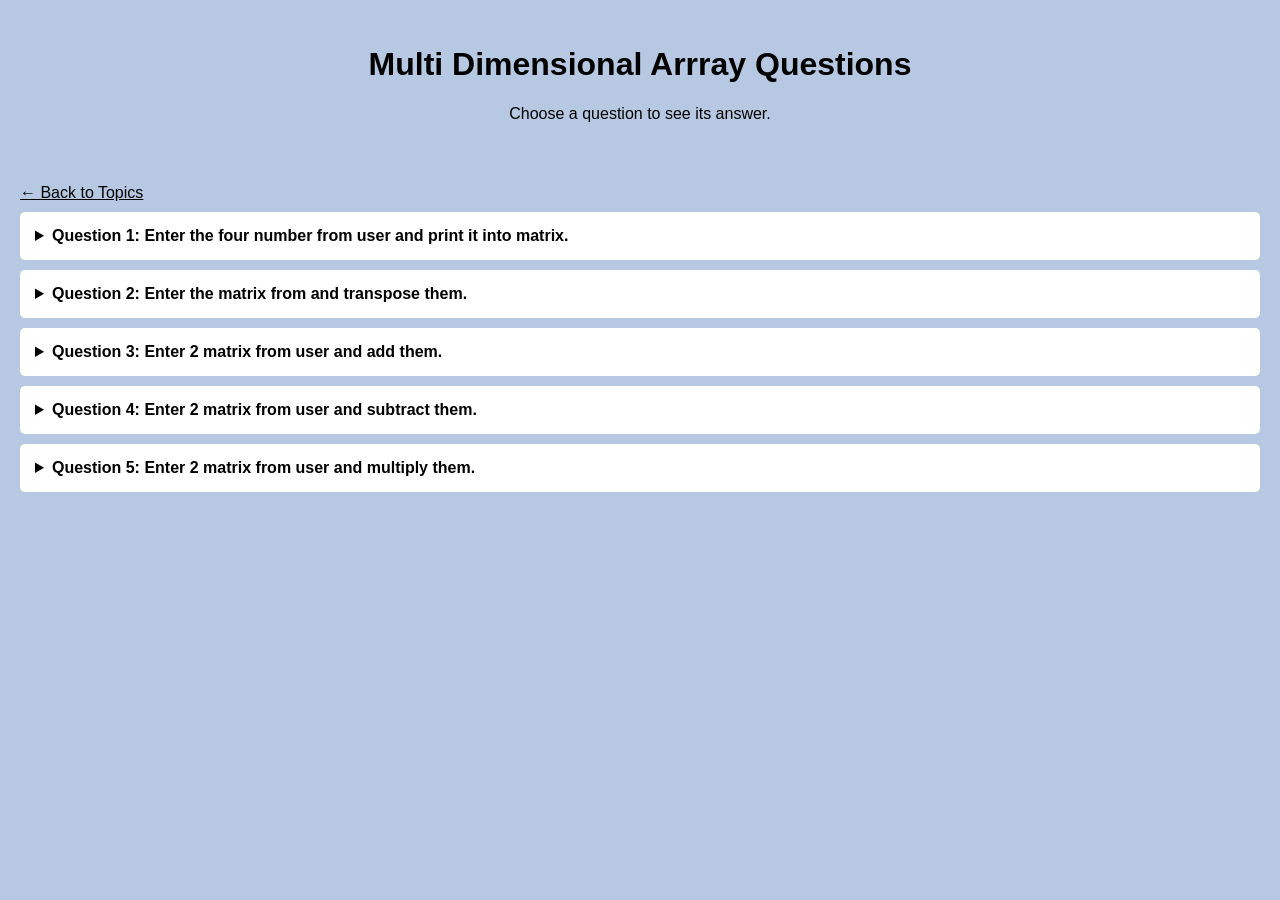
<file: multidimensional.html>
<!DOCTYPE html>
<html>
<head>
	<title>Multi Dimensional Arrray Questions</title>
	<link rel="stylesheet" href="style1.css">
	</head>

<body>


   <header>
	<h1>Multi Dimensional Arrray Questions</h1>
	<p>Choose a question to see its answer.</p>
   </header>


   <main>
	<a href="index.html" class="back">← Back to Topics</a>

<details>

	
	    <summary>Question 1: Enter the four number from user and print it into matrix.	
	</summary>
	
	<div class="answer">	   
	   <h3>Code</h3>
	   <pre>
#include &lt;stdio.h&gt;
void main() {
    int mat[2][2], i, j;
    printf("Enter 4 numbers: ");
    for(i=0;i&lt;2;i++){
        for(j=0;j&lt;2;j++){
            scanf("%d", &mat[i][j]);
        }
    }
    printf("Matrix:\n");
    for(i=0;i&lt;2;i++){
        for(j=0;j&lt;2;j++){
            printf("%d\t", mat[i][j]);
        }
        printf("\n");
    }
}
	   </pre>

	  <h3>Output</h3>
	   <pre>
Enter 4 numbers: 4 7 2 4
Matrix:
4       7
2       4
	   </pre>
 
	</div>
</details>

<details>

	
	    <summary>Question 2: Enter the matrix from and transpose them.	
	</summary>
	
	<div class="answer">	   
	   <h3>Code</h3>
	   <pre>
#include &lt;stdio.h&gt;
void main() {
    int mat[2][2], trans[2][2], i, j;
    printf("Enter 4 numbers for 2x2 matrix: ");
    for(i=0;i&lt;2;i++){
        for(j=0;j&lt;2;j++){
            scanf("%d",&mat[i][j]);
            trans[j][i] = mat[i][j];
        }
    }
    printf("Transpose Matrix:\n");
    for(i=0;i&lt;2;i++){
        for(j=0;j&lt;2;j++){
            printf("%d\t", trans[i][j]);
        }
        printf("\n");
    }
}
	   </pre>

	  <h3>Output</h3>
	   <pre>
Enter 4 numbers for 2x2 matrix: 1 2 3 4
Transpose Matrix:
1       3
2       4
	   </pre>
 
	</div>
</details>

	
<details>

	    <summary>Question 3: Enter 2 matrix from user and add them.	
	</summary>
	
	<div class="answer">	   
	   <h3>Code</h3>
	   <pre>
#include &lt;stdio.h&gt;
void main() {
    int a[2][2], b[2][2], sum[2][2], i, j;
    printf("Enter 4 numbers for first matrix: ");
    for(i=0;i&lt;2;i++)
        for(j=0;j&lt;2;j++)
            scanf("%d",&a[i][j]);
    printf("Enter 4 numbers for second matrix: ");
    for(i=0;i&lt;2;i++)
        for(j=0;j&lt;2;j++)
            scanf("%d",&b[i][j]);
    for(i=0;i&lt;2;i++)
        for(j=0;j&lt;2;j++)
            sum[i][j] = a[i][j] + b[i][j];
    printf("Sum Matrix:\n");
    for(i=0;i&lt;2;i++){
        for(j=0;j&lt;2;j++)
            printf("%d\t", sum[i][j]);
        printf("\n");
    }
}

	   </pre>

	  <h3>Output</h3>
	   <pre>
Enter 4 numbers for first matrix: 1 2 3 4
Enter 4 numbers for second matrix: 5 6 7 8 
Sum Matrix:
6       8
10      12
	   </pre>
 
	</div>
</details>

	
<details>

	    <summary>Question 4: Enter 2 matrix from user and subtract them.	
	</summary>
	
	<div class="answer">	   
	   <h3>Code</h3>
	   <pre>
#include &lt;stdio.h&gt;
void main() {
    int a[2][2], b[2][2], sub[2][2], i, j;
    printf("Enter 4 numbers for first matrix: ");
    for(i=0;i&lt;2;i++)
        for(j=0;j&lt;2;j++)
            scanf("%d",&a[i][j]);
    printf("Enter 4 numbers for second matrix: ");
    for(i=0;i&lt;2;i++)
        for(j=0;j&lt;2;j++)
            scanf("%d",&b[i][j]);
    for(i=0;i&lt;2;i++)
        for(j=0;j&lt;2;j++)
            sub[i][j] = a[i][j] - b[i][j];
    printf("Subtraction Matrix:\n");
    for(i=0;i&lt;2;i++){
        for(j=0;j&lt;2;j++)
            printf("%d\t", sub[i][j]);
        printf("\n");
    }
}
	   </pre>

	  <h3>Output</h3>
	   <pre>
Enter 4 numbers for first matrix: 2 5 7 9
Enter 4 numbers for second matrix: 4 8 1 3
Subtraction Matrix:
-2      -3
6       6
	   </pre>
 
	</div>
</details>

<details>

	
	    <summary>Question 5: Enter 2 matrix from user and multiply them.	
	</summary>
	
	<div class="answer">	   
	   <h3>Code</h3>
	   <pre>
#include &lt;stdio.h&gt;
void main() {
    int a[2][2], b[2][2], mul[2][2], i, j, k;
    printf("Enter 4 numbers for first matrix: ");
    for(i=0;i&lt;2;i++)
        for(j=0;j&lt;2;j++)
            scanf("%d",&a[i][j]);
    printf("Enter 4 numbers for second matrix: ");
    for(i=0;i&lt;2;i++)
        for(j=0;j&lt;2;j++)
            scanf("%d",&b[i][j]);
    for(i=0;i&lt;2;i++){
        for(j=0;j&lt;2;j++){
            mul[i][j]=0;
            for(k=0;k&lt;2;k++)
                mul[i][j] += a[i][k]*b[k][j];
        }
    }
    printf("Multiplication Matrix:\n");
    for(i=0;i&lt;2;i++){
        for(j=0;j&lt;2;j++)
            printf("%d\t", mul[i][j]);
        printf("\n");
    }
}
	   </pre>

	  <h3>Output</h3>
	   <pre>
Enter 4 numbers for first matrix: 1 2 3 4
Enter 4 numbers for second matrix: 5 6 7 8
Multiplication Matrix:
19      22
43      50
	   </pre>
 
	</div>
</details>

 </main>
</body>
</html>
</file>
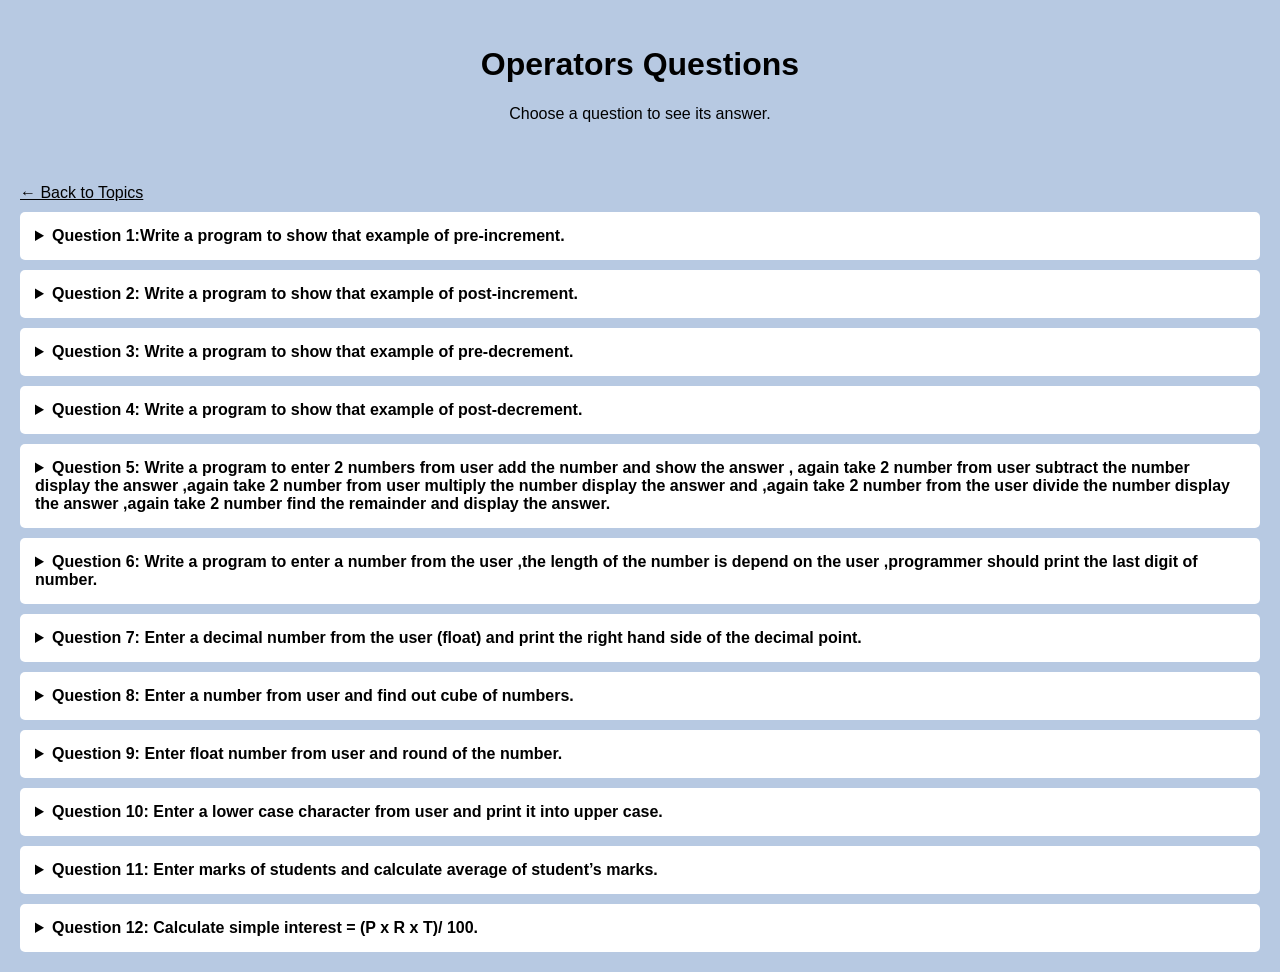
<file: operators.html>
<!DOCTYPE html>
<html>
<head>
	<title>Operators Questions</title>
	<link rel="stylesheet" href="style1.css">
	</head>

<body>


   <header>
	<h1>Operators Questions</h1>
	<p>Choose a question to see its answer.</p>
   </header>


   <main>
	<a href="index.html" class="back">← Back to Topics</a>

<details>

	
	   <summary> Question 1:Write a program to show that example of pre-increment.
	</summary>
	
	<div class="answer">	   
	   <h3>Code</h3>
	   <pre>
#include &lt;stdio.h&gt;
void main() {
    int a = 5;
    int b = ++a;
    printf("a=%d, b=%d", a, b);
}
	   </pre>

	  <h3>Output</h3>
	   <pre>
a=6, b=6
	   </pre>
	   
	</div>
</details>
 

<details>

	    <summary>Question 2: Write a program to show that example of post-increment. 
	</summary>
	
	<div class="answer">	   
	   <h3>Code</h3>
	   <pre>
#include &lt;stdio.h&gt;
void main() {
    int a = 5;
    int b = a++;
    printf("a=%d, b=%d", a, b);
}
	   </pre>

	  <h3>Output</h3>
	    <pre>
a=6, b=5
	   </pre>

	</div>
</details>
<details>

	
	    <summary>Question 3: Write a program to show that example of pre-decrement.
	</summary>
	
	<div class="answer">	   
	   <h3>Code</h3>
	    <pre>
#include &lt;stdio.h&gt;
void main() {
    int a = 5;
    int b = --a;
    printf("a=%d, b=%d", a, b);
}

	   </pre>

	  <h3>Output</h3>
	    <pre>
a=4, b=4
	   </pre>
	     
	</div>
</details>


<details>

	    <summary>Question 4: Write a program to show that example of post-decrement.
	</summary>
	
	<div class="answer">	   
	   <h3>Code</h3>
	   <pre>
#include &lt;stdio.h&gt;
void main() {
    int a = 5;
    int b = a--;
    printf("a=%d, b=%d", a, b);
}
	   </pre>

	  <h3>Output</h3>
	   <pre>
a=4, b=5
	   </pre>
   
	</div>
</details>
<details>


	
 <summary>Question 5: Write a program to enter 2 numbers from user add the number and show the answer , again take 2 number from user subtract the number 	   display the answer ,again take 2 number from user multiply the number display the answer and ,again take 2 number from the user divide the number 	   display the answer ,again take 2 number find the remainder and display the answer.
	</summary>
	
	<div class="answer">	   
	   <h3>Code</h3>
	    <pre>
#include &lt;stdio.h&gt;
void main() {
    int a,b;
    printf("Enter two numbers for addition: ");
    scanf("%d %d",&a,&b);
    printf("Addition=%d\n", a+b);

    printf("Enter two numbers for subtraction: ");
    scanf("%d %d",&a,&b);
    printf("Subtraction=%d\n", a-b);

    printf("Enter two numbers for multiplication: ");
    scanf("%d %d",&a,&b);
    printf("Multiplication=%d\n", a*b);

    printf("Enter two numbers for division: ");
    scanf("%d %d",&a,&b);
    printf("Division=%d\n", a/b);

    printf("Enter two numbers for remainder: ");
    scanf("%d %d",&a,&b);
    printf("Remainder=%d\n", a%b);
}

	   </pre>

	  <h3>Output</h3>
	   <pre>
Enter two numbers for addition: 7 8
Addition=15
Enter two numbers for subtraction: 9 3
Subtraction=6
Enter two numbers for multiplication: 5 5
Multiplication=25
Enter two numbers for division: 8 6
Division=1
Enter two numbers for remainder: 9 3
Remainder=0
	   </pre>
  
	</div>
</details>


<details>

 <summary>Question 6: Write a program to enter a number from the user ,the length of the number is depend on the user ,programmer should print the last 	   digit of number.
	</summary>
	
	<div class="answer">	   
	   <h3>Code</h3>
	   <pre>
#include &lt;stdio.h&gt;
void main() {
    int num;
    printf("Enter a number: ");
    scanf("%d", &num);
    printf("Last digit: %d", num%10);
}
	   </pre>

	  <h3>Output</h3>
	   <pre>
Enter a number: 45789
Last digit: 9
	   </pre>
   
	</div>
</details>

<details>

	
	 <summary>Question 7: Enter a decimal number from the user (float) and print the right hand side of the decimal point. 
	</summary>
	
	<div class="answer">	   
	   <h3>Code</h3>
	   <pre>
#include &lt;stdio.h&gt;
void main() {
    float num;
    int rhs;
    printf("Enter a decimal number: ");
    scanf("%f", &num);
    rhs = (num - (int)num) * 100000; // up to 5 decimal places
    printf("Right-hand side: %d", rhs);
}
	   </pre>

	  <h3>Output</h3>
	    <pre>
Enter a decimal number: 248.567
Right-hand side: 56700
	   </pre>
   
	</div>
</details>


<details>

	   <summary> Question 8: Enter a number from user and find out cube of numbers.
	</summary>
	
	<div class="answer">	   
	   <h3>Code</h3>
	   <pre>
#include &lt;stdio.h&gt;
void main() {
    int num;
    printf("Enter a number: ");
    scanf("%d", &num);
    printf("Cube: %d", num*num*num);
}
	   </pre>

	  <h3>Output</h3>
	   <pre>
Enter a number: 5
Cube: 125
	   </pre>
   
	</div>
</details>


<details>

	    <summary>Question 9: Enter float number from user and round of the number.
	</summary>
	
	<div class="answer">	   
	   <h3>Code</h3>
	    <pre>
#include &lt;stdio.h&gt;
void main() {
    float num;
    printf("Enter a float number: ");
    scanf("%f", &num);
    printf("Rounded: %d", (int)(num + 0.5));
}
	   </pre>

	  <h3>Output</h3>
	    <pre>
Enter a float number: 52.8
Rounded: 53
	   </pre>
 
	</div>
</details>

<details>

	
	    <summary>Question 10: Enter a lower case character from user and print it into upper case.
	</summary>
	
	<div class="answer">	   
	   <h3>Code</h3>
	    <pre>
#include &lt;stdio.h&gt;
void main() {
    char ch;
    printf("Enter a lowercase character: ");
    scanf(" %c", &ch);
    printf("Uppercase: %c", ch-32);
}
	   </pre>

	  <h3>Output</h3>
	    <pre>
Enter a lowercase character: h
Uppercase: H
	   </pre>
   
	</div>
</details>

<details>

	
	    <summary>Question 11: Enter marks of students and calculate average of student’s marks.
	</summary>
	
	<div class="answer">	   
	   <h3>Code</h3>
	  <pre>
#include &lt;stdio.h&gt;
void main() {
    int n, i, marks, sum=0;
    printf("Enter number of students: ");
    scanf("%d", &n);
    for(i=1;i<=n;i++){
        printf("Enter marks of student %d: ", i);
        scanf("%d",&marks);
        sum += marks;
    }
    printf("Average marks: %.2f", (float)sum/n);
}
	   </pre>

	  <h3>Output</h3>
	    <pre>
Enter number of students: 5
Enter marks of student 1: 55
Enter marks of student 2: 97
Enter marks of student 3: 75
Enter marks of student 4: 43
Enter marks of student 5: 20
Average marks: 58.00
	   </pre>

	</div>
</details>

<details>

	
	    <summary>Question 12: Calculate simple interest = (P x R x T)/ 100.
	</summary>
	
	<div class="answer">	   
	   <h3>Code</h3>
	    <pre>
#include &lt;stdio.h&gt;
void main() {
    float P, R, T, SI;
    printf("Enter Principal, Rate, Time: ");
    scanf("%f %f %f",&P,&R,&T);
    SI = (P*R*T)/100;
    printf("Simple Interest: %.2f", SI);
}
	   </pre>

	  <h3>Output</h3>
	   <pre>
Enter Principal, Rate, Time: 52 81 98
Simple Interest: 4127.76
	   </pre>  
	   
	</div>
</details>

   </main>

</body>
</html>
</file>
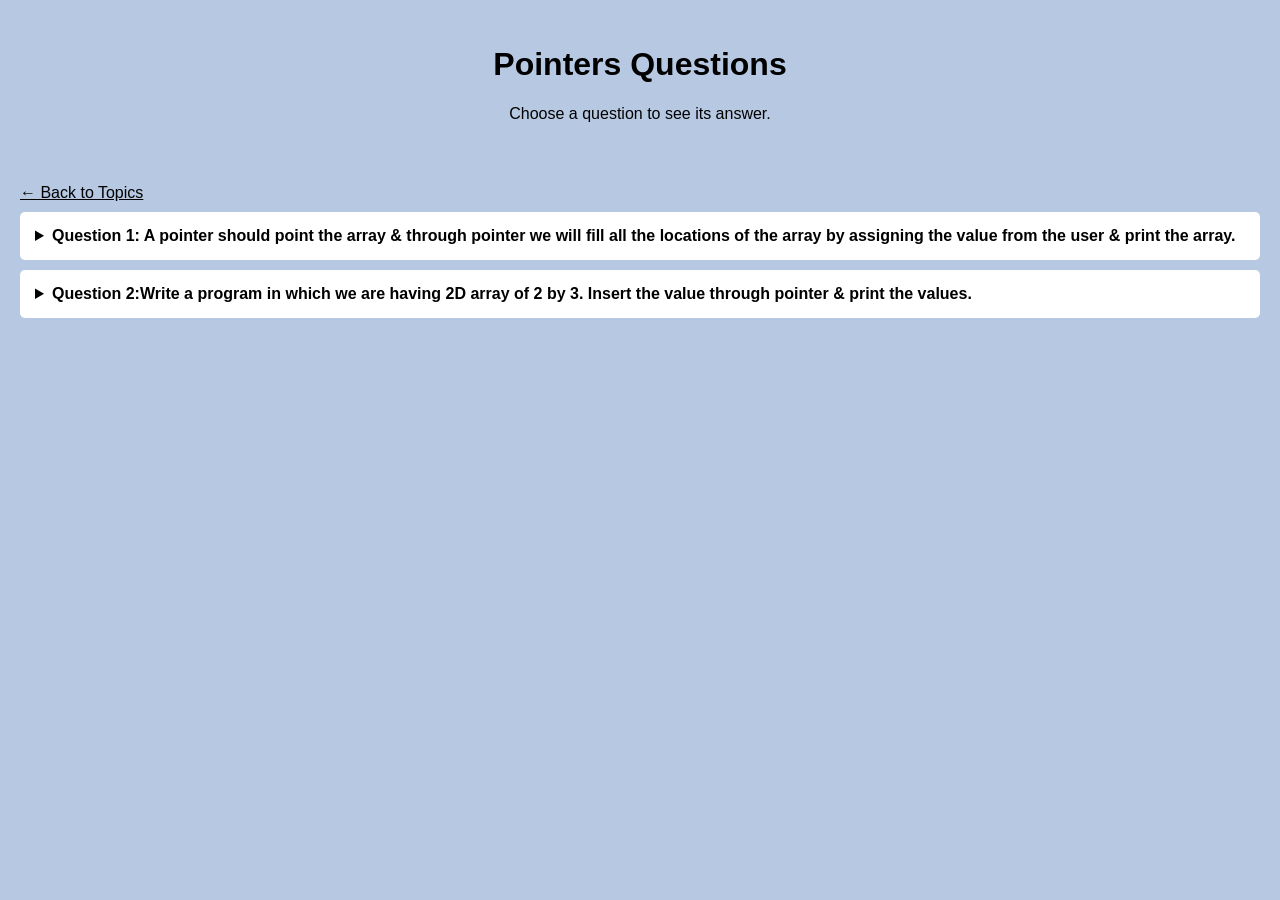
<file: pointers.html>
<!DOCTYPE html>
<html>
<head>
	<title>Pointers Questions</title>
	<link rel="stylesheet" href="style1.css">
	</head>

<body>


   <header>
	<h1>Pointers Questions</h1>
	<p>Choose a question to see its answer.</p>
   </header>


   <main>
	<a href="index.html" class="back">← Back to Topics</a>


<details>
	
	    <summary>Question 1: A pointer should point the array & through pointer we will fill all the locations of the array by assigning the value from the user & print the array.
	
	</summary>
	
	<div class="answer">	   
	   <h3>Code</h3>
	   <pre>
#include&lt;stdio.h&gt;
#include&lt;conio.h&gt;
#include&lt;dos.h&gt;
void main()
{
int arr[10], *ptr, i;
clsrcr();
for(i=0; i<=9; i++)
{
ptr=&arr[i];
scanf("%d",ptr);
printf("value of index %d=%d\n",i,*ptr);
}
delay(3000);
}

	   </pre>

	  <h3>Output</h3>
	   <pre>
10,20,30,40
value of index 0=10
value of index 1=20
value of index 2=30
value of index 3=40
	   </pre>
	   
	</div>
</details>
<details>
	
	    <summary>Question 2:Write a program in which we are having 2D array of 2 by 3. Insert the value through pointer & print the values. 	
	</summary>
	
	<div class="answer">	   
	   <h3>Code</h3>
	   <pre>
#include&lt;stdio.h&gt;
#include&lt;conio.h&gt;
#include&lt;dos.h&gt;
void main()
{
int arr[2][3], *ptr, i,j;
clsrcr();
ptr=arr[0];
for(i=0; i<=1; i++)
{
	for(j=0; j<=2; j++)
	{
	printf("Enter the value:");
	scanf("%d",&arr[i][j]);
	}
}
for(i=0; i<=1; i++)
{
	for(j=0; j<=2; j++)
	{
	printf("%u",*ptr);
	ptr++;
	}
printf("\n");
}
delay(3000);
}
	   </pre>

	  <h3>Output</h3>
	   <pre>
Enter the value:10,20,30,40,50,60
10    20    30
40    50    60
	   </pre>
	   
	</div>
</details>
 

 
  </main>

</body>
</html>
</file>
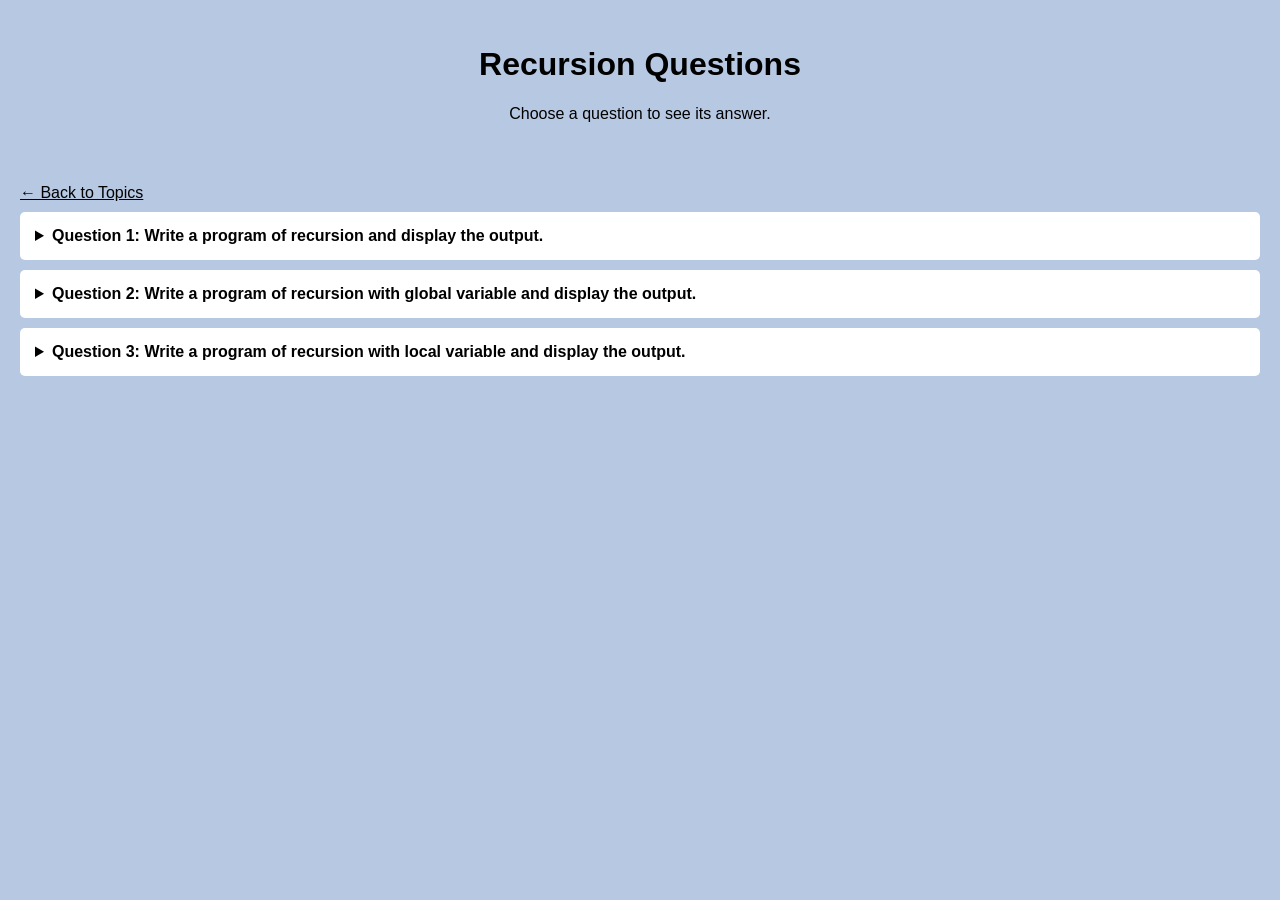
<file: recursion.html>
<!DOCTYPE html>
<html>
<head>
	<title>Recursion Questions</title>
	<link rel="stylesheet" href="style1.css">
	</head>

<body>


   <header>
	<h1>Recursion Questions</h1>
	<p>Choose a question to see its answer.</p>
   </header>


   <main>
	<a href="index.html" class="back">← Back to Topics</a>


<details>
	
	    <summary>Question 1: Write a program of recursion and display the output.	
	</summary>
	
	<div class="answer">	   
	   <h3>Code</h3>
	   <pre>
#include &lt;stdio.h&gt;
#include &lt;conio.h&gt;
#include &lt;dos.h&gt;
int x=1;
void fun()
{
if(x==5)
{
printf("%d",x);
x++;
fun();
}
printf("A");
}
void main()
{
clrscr();
fun();
delay(3000);
}

	   </pre>

	  <h3>Output</h3>
	   <pre>
12345AAAAAA 

	   </pre>
	   
	</div>
</details>

<details>
	
	    <summary>Question 2: Write a program of recursion with global variable and display the output.	
	</summary>
	
	<div class="answer">	   
	   <h3>Code</h3>
	   <pre>
#include &lt;stdio.h&gt;
#include &lt;conio.h&gt;
#include &lt;dos.h&gt;
int x=1;
void fun()
{
if(x==5)
{
printf("%d",x);
x++;
fun();
}
}
void main()
{
clrscr();
fun();
delay(3000);
}

 
	   </pre>

	  <h3>Output</h3>
	   <pre>
12345
	   </pre>
	   
	</div>
</details>
 

<details>
	
	    <summary>Question 3: Write a program of recursion with local variable and display the output.	
	</summary>
	
	<div class="answer">	   
	   <h3>Code</h3>
	   <pre>
#include &lt;stdio.h&gt;
#include &lt;conio.h&gt;
#include &lt;dos.h&gt;
void fun(int x)
{
if(x==5)
{
x++;
fun(x);
printf("%d",x);
}
}
void main()
{
clrscr();
fun();
delay(3000);
}


	   </pre>

	  <h3>Output</h3>
	   <pre>
65432
	   </pre>
	   
	</div>
</details>
 

 
  </main>

</body>
</html>
</file>
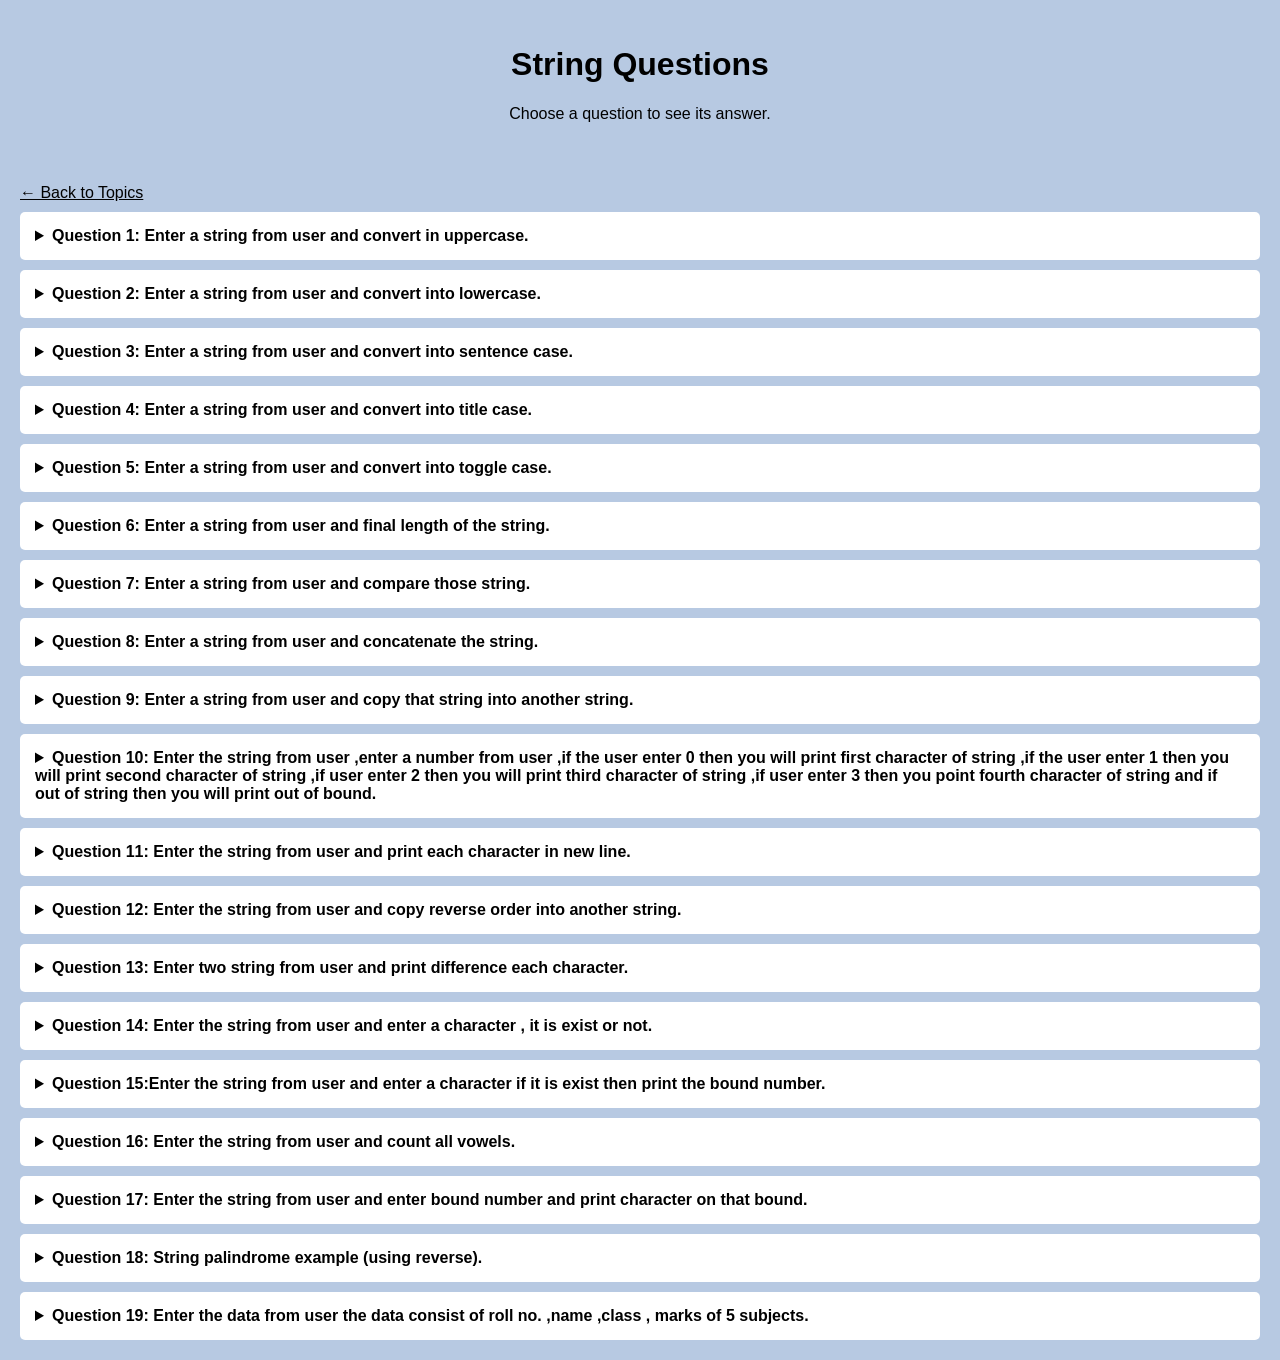
<file: strings.html>
<!DOCTYPE html>
<html>
<head>
	<title>String Questions</title>
	<link rel="stylesheet" href="style1.css">
	</head>

<body>


   <header>
	<h1>String Questions</h1>
	<p>Choose a question to see its answer.</p>
   </header>


   <main>
	<a href="index.html" class="back">← Back to Topics</a>


<details>
	
	    <summary>Question 1: Enter a string from user and convert in uppercase.	
	</summary>
	
	<div class="answer">	   
	   <h3>Code</h3>
	   <pre>
#include &lt;stdio.h&gt;
#include &lt;string.h&gt;
#include &lt;conio.h&gt;

void main(){
char str[50];
int i;
clrscr();
printf("Enter any sentence you like: ");
gets(str);
for(i=0;str[i];i++){
if(str[i]>='a'&& str[i]<='z'){
str[i]=str[i]-32;
}
}
printf("Here is the uppercase version of it: %s",str);
getch();
}
	   </pre>

	  <h3>Output</h3>
	   <pre>
Enter any sentence you like: hello world
Here is the uppercase version of it: HELLO WORLD
	   </pre>
	   
	</div>
</details>
 

<details>
	
	    <summary>Question 2: Enter a string from user and convert into lowercase. 
	</summary>
	
	<div class="answer">	   
	   <h3>Code</h3>
	   <pre>
#include &lt;stdio.h&gt;
#include &lt;string.h&gt;
#include &lt;conio.h&gt;

void main(){
char str[50];
int i;
clrscr();
printf("Enter any sentence you like: ");
gets(str);
for(i=0;str[i];i++){
if(str[i]>='A'&& str[i]<='Z'){
str[i]=str[i]+32;
}
}
printf("Here is the lowercase version of it: %s",str);
getch();
}
	   </pre>

	  <h3>Output</h3>
	    <pre>
Enter any sentence you like: THIS IS MY CODE
Here is the lowercase version of it: this is my code
	   </pre>
  
	</div>
</details>


<details>
	
	    <summary>Question 3: Enter a string from user and convert into sentence case. 
	</summary>
	
	<div class="answer">	   
	   <h3>Code</h3>
	    <pre>
#include &lt;stdio.h&gt;
#include &lt;string.h&gt;
#include &lt;conio.h&gt;

void main(){
char str[50];
int i;
clrscr();
printf("Enter any sentence you like: ");
gets(str);
if(str[0]>='a' && str[0]<='z')str[0]=str[0]-32;
for(i=0;str[i];i++){
if(str[i-1]=='.' && str[i]>='a'&& str[i]<='z'){
str[i]=str[i]-32;
}
}
printf("Here is the sentencecase version of it: %s",str);
getch();
}
	   </pre>

	  <h3>Output</h3>
	    <pre>
Enter any sentence you like: welcome to my page
Here is the sentencecase version of it: Welcome to my page
	   </pre> 
	   
	</div>
</details>


<details>
	
	   <summary> Question 4: Enter a string from user and convert into title case.
	</summary>
	
	<div class="answer">	   
	   <h3>Code</h3>
	   <pre>
#include &lt;stdio.h&gt;
#include &lt;string.h&gt;
#include &lt;conio.h&gt;

void main(){
char str[50];
int i;
clrscr();
printf("Enter any sentence you like: ");
gets(str);
if(str[0]>='a' && str[0]<='z')str[0]=str[0]-32;
for(i=0;str[i];i++){
if( (str[i-1]==' ' && str[i]>='a'&& str[i]<='z')  || (str[i-1]=='.' && str[i]>='a'&& str[i]<='z')){
str[i]=str[i]-32;
}
}
printf("Here is the titlecase version of it: %s",str);
getch();
}
	   </pre>

	  <h3>Output</h3>
	   <pre>
Enter any sentence you like: c is a programming language
Here is the titlecase version of it: C Is A Programming Language
	   </pre>
   
	</div>
</details>

<details>

	
	   <summary> Question 5: Enter a string from user and convert into toggle case.
	</summary>
	
	<div class="answer">	   
	   <h3>Code</h3>
	    <pre>
#include &lt;stdio.h&gt;
#include &lt;conio.h&gt;
#include &lt;string.h&gt;

void main(){
char str[50];
int i,l;
clrscr();
printf("Enter any sentence you like: ");
gets(str);
l=strlen(str);
for(i=0;i&lt;l;i+=2){
if((str[i]<='Z'&& str[i]>='A')|| (str[i]>='a' && str[i]<='z')){
if (str[i]<='Z' && str[i]>='A')str[i]=str[i]+32;
else if (str[i]<='z' && str[i]>='a')str[i]=str[i]-32;
}
if(i%3==0)i=i+2; // for randomness
}
puts(str);
getch();
}
	   </pre>

	  <h3>Output</h3>
	   <pre>
Enter any sentence you like: hello this is mee
HellO This iS meE
	   </pre>
  
	</div>
</details>


<details>
	
	    <summary>Question 6: Enter a string from user and final length of the string.
	</summary>
	
	<div class="answer">	   
	   <h3>Code</h3>
	   <pre>
#include &lt;stdio.h&gt;
#include &lt;conio.h&gt;
#include &lt;string.h&gt;

void main(){
char str[50];
int l;
clrscr();
printf("Enter the string you like: ");
gets(str);
l=strlen(str);
printf("The final length of your string is %d",l);
getch();
}
	   </pre>

	  <h3>Output</h3>
	   <pre>
Enter the string you like: i am a student
The final length of your string is 14
	   </pre>
	   
	</div>
</details>

<details>

	
	   <summary> Question 7: Enter a string from user and compare those string. 
	</summary>
	
	<div class="answer">	   
	   <h3>Code</h3>
	   <pre>
#include &lt;stdio.h&gt;
#include &lt;conio.h&gt;
#include &lt;string.h&gt;

void main(){
char str1[50],str2[50];
int l;
clrscr();
printf("Enter the string 1: ");
gets(str1);
printf("Enter the string 2: ");
gets(str2);
l=strcmp(str1,str2);
if(l==0)printf("Both strings are same");
else printf("Both strings are different");
getch();
}
	   </pre>

	  <h3>Output</h3>
	    <pre>
Enter the string 1: bca
Enter the string 2: bba
Both strings are different

Enter the string 1: hello
Enter the string 2: hello
Both strings are same
	   </pre>
   
	</div>
</details>


<details>

	    <summary>Question 8: Enter a string from user and concatenate the string.
	</summary>
	
	<div class="answer">	   
	   <h3>Code</h3>
	   <pre>
#include &lt;stdio.h&gt;
#include &lt;conio.h&gt;
#include &lt;string.h&gt;

void main(){
char str1[50],str2[50];
int l;
clrscr();
printf("Enter the string1: ");
gets(str1);
printf("Enter the string2: ");
gets(str2);
strcat(str1,str2);
printf("Your final string is %s",str1);
getch();
}
	   </pre>

	  <h3>Output</h3>
	   <pre>
Enter the string1: water
Enter the string2: melon
Your final string is watermelon
	   </pre>

	 </div>
</details>

<details>

	
	   <summary> Question 9: Enter a string from user and copy that string into another string.
	</summary>
	
	<div class="answer">	   
	   <h3>Code</h3>
	    <pre>
#include &lt;stdio.h&gt;
#include &lt;conio.h&gt;
#include &lt;string.h&gt;

void main(){
char str1[50],str2[50];
int l;
clrscr();
printf("Enter the string1 you like: ");
gets(str1);
strcpy(str2,str1);
printf("copied string2:  %s",str2);
getch();
}
	   </pre>

	  <h3>Output</h3>
	    <pre>
Enter the string1 you like: butterfly
copied string2:  butterfly
	   </pre>

	</div>
</details>


<details>
	
 <summary> Question 10: Enter the string from user ,enter a number from user ,if the user enter 0 then you will print first character of string ,if the user 	   enter 1 then you will print second character of string ,if user enter 2 then you will print third character of string ,if user enter 3 then you 	   point fourth character of string and if out of string then you will print out of bound.
	</summary>
	
	<div class="answer">	   
	   <h3>Code</h3>
	    <pre>
#include &lt;stdio.h&gt;
#include &lt;conio.h&gt;
#include &lt;string.h&gt;

void main(){
char str[50];
int l,d;
clrscr();
printf("Enter the string you like: ");
gets(str);
l=strlen(str);
printf("which character you want you print(index): ");
scanf("%d",&d);
if (d&lt;0) printf("Please enter a number greater than or equal to 0 only");
else if(d&lt;l)printf("%c",str[d]);
else printf("Out of bound");
getch();
}
	   </pre>

	  <h3>Output</h3>
	    <pre>
Enter the string you like: library
which character you want you print(index): 5
r

Enter the string you like: library
which character you want you print(index): 9
Out of bound
	   </pre>
  
	</div>
</details>

<details>

	
	   <summary> Question 11: Enter the string from user and print each character in new line.
	</summary>
	
	<div class="answer">	   
	   <h3>Code</h3>
	  <pre>
#include &lt;stdio.h&gt;
#include &lt;conio.h&gt;
#include &lt;string.h&gt;

void main(){
char str[50];
int i;
clrscr();
printf("Enter the string: ");
gets(str);
printf("Here are each character in new line:\n");
for(i=0;str[i];i++){
printf("%c\n",str[i]);
}
getch();
}
	   </pre>

	   <h3>Output</h3>
	    <pre>
Enter the string: ice cream
Here are each character in new line:
i
c
e
 
c
r
e
a
m
	   </pre>

	</div>
</details>

<details>

	
	   <summary> Question 12: Enter the string from user and copy reverse order into another string.
	</summary>
	
	<div class="answer">	   
	   <h3>Code</h3>
	    <pre>
#include &lt;stdio.h&gt;
#include &lt;conio.h&gt;
#include &lt;string.h&gt;

void main(){
char str1[50],str2[50];
int i,l;
clrscr();
printf("Enter the string 1: ");
gets(str1);
l=strlen(str1);
for(i=0;str1[i];i++){
str2[i]=str1[l-1-i];
}
str2[i]=0;
printf("Here is the string2(reverese of string1): %s",str2);
getch();
}
	   </pre>

	  <h3>Output</h3>
	   <pre>
Enter the string 1: bachelor of computer application
Here is the string2(reverese of string1): noitacilppa retupmoc fo rolehcab
	   </pre>  
	   
	</div>
</details>

<details>

	
	   <summary> Question 13: Enter two string from user and print difference each character.
	</summary>
	
	<div class="answer">	   
	   <h3>Code</h3>
	    <pre>
#include &lt;stdio.h&gt;
#include &lt;conio.h&gt;
#include &lt;string.h&gt;

void main(){
char str1[50],str2[50];
int l1,l2,i,l;
clrscr();
printf("Enter the first string: ");
gets(str1);
l1=strlen(str1);
printf("Enter the Second string: ");
gets(str2);
l2=strlen(str2);
if(l1&gt;l2)l=l2;
else l=l1;
for(i=0;i&lt;l;i++){
printf("%d", str1[i]-str2[i]);
}
getch();
}
	   </pre>

	  <h3>Output</h3>
	    <pre>
Enter the first string: moon
Enter the Second string: light
1686
	   </pre> 
	   
	</div>
</details>

<details>

	
	   <summary> Question 14: Enter the string from user and enter a character , it is exist or not. 
	</summary>
	
	<div class="answer">	   
	   <h3>Code</h3>
	    <pre>
#include &lt;stdio.h&gt;
#include &lt;conio.h&gt;
#include &lt;string.h&gt;

void main(){
char str[50],c;
int i;
clrscr();
printf("Enter the string you like: ");
gets(str);
printf("Enter the character: ");
scanf("%c",&c);
for(i=0;str[i];i++){
if(str[i]==c){
printf("Your string do have this character."); goto jump; }
}
printf("Your string does not have this character.");
jump:
getch();
}
	   </pre>


	  <h3>Output</h3>
	    <pre>
Enter the string you like: scenery
Enter the character: a
Your string does not have this character.

Enter the string you like: scenery
Enter the character: y
Your string do have this character.
	   </pre>  
	   
	</div>
</details>

<details>

	    <summary>Question 15:Enter the string from user and enter a character if it is exist then print the bound number. 
	</summary>
	
	<div class="answer">	   
	   <h3>Code</h3>
	    <pre>
#include &lt;stdio.h&gt;
#include &lt;conio.h&gt;
#include &lt;string.h&gt;

void main(){
char str[50],c;
int i;
clrscr();
printf("Enter the string you like: ");
gets(str);
printf("Enter the character: ");
scanf("%c",&c);
for(i=0;str[i];i++){
if(str[i]==c){
printf("Your string do have this character at bound number: %d",i); goto jump; }
}
printf("Your string does not have this character.");
jump:
getch();
}
	   </pre>

	  <h3>Output</h3>
	    <pre>
Enter the string you like: i am in bca
Enter the character: a
	   </pre>   
	   
	</div>
</details>

<details>

	
	   <summary> Question 16: Enter the string from user and count all vowels.
	</summary>
	
	<div class="answer">	   
	   <h3>Code</h3>
	    <pre>
#include &lt;stdio.h&gt;
#include &lt;conio.h&gt;
#include &lt;string.h&gt;

void main(){
char str[50];
int i,v=0;
clrscr();
printf("Enter the string you like: ");
gets(str);
for(i=0;str[i];i++){
if((str[i]=='a')||(str[i]=='e')||(str[i]=='i')||(str[i]=='o')||(str[i]=='u')||(str[i]=='A')||(str[i]=='E')||(str[i]=='I')||(str[i]=='O')||(str[i]=='U'))
v+=1;
}
printf("Total number of vowels in string: %d",v);
getch();
}
	   </pre>

	  <h3>Output</h3>
	    <pre>
Enter the string you like: i am making my c website
Total number of vowels in string: 7
	   </pre>
 
	</div>
</details>

<details>

	
	    <summary>Question 17: Enter the string from user and enter bound number and print character on that bound.
	</summary>
	
	<div class="answer">	   
	   <h3>Code</h3>
	    <pre>
#include &lt;stdio.h&gt;
#include &lt;conio.h&gt;
#include &lt;string.h&gt;

void main(){
char str[50];
int i,b=0;
clrscr();
printf("Enter the string you like: ");
gets(str);
printf("Enter the bound number: ");
scanf("%d",&b);
printf("The character on the bound is : %c",str[b]);
getch();
}
	   </pre>

	  <h3>Output</h3>
	    <pre>
Enter the string you like: hello world
Enter the bound number: 8
The character on the bound is : r
	   </pre> 
	   
	</div>
</details>


<details>

	    <summary>Question 18: String palindrome example (using reverse).
	</summary>
	
	<div class="answer">	   
	   <h3>Code</h3>
	    <pre>
#include &lt;stdio.h&gt;
#include &lt;conio.h&gt;
#include &lt;string.h&gt;

void main(){
char str1[50],str2[50];
int i,l;
clrscr();
printf("Pallindrome are words that spells the same forward and backward for example \nNITIN,NAMAN and MOM\n");
printf("Enter any word to check if it is a pallindrome: ");
gets(str1);
l=strlen(str1);
for(i=0;str1[i];i++){
str2[i]=str1[l-1-i];
}
str2[i]=0;
l=strcmp(str1,str2);
if(l==0)printf("That is a pallindrome");
else printf("That is not a pallindrome");
getch();
}
	   </pre>

	  <h3>Output</h3>
	<pre>
Pallindrome are words that spells the same forward and backward for example 
NITIN,NAMAN and MOM	    
Enter any word to check if it is a pallindrome: madam
That is a pallindrome

Pallindrome are words that spells the same forward and backward for example 
NITIN,NAMAN and MOM
Enter any word to check if it is a pallindrome: power
That is not a pallindrome
	   </pre>
   
	</div>
</details>

<details>

	
	    <summary>Question 19: Enter the data from user the data consist of roll no. ,name ,class , marks of 5 subjects.
	</summary>
	
	<div class="answer">	   
	   <h3>Code</h3>
	    <pre>
#include &lt;stdio.h&gt;
#include &lt;conio.h&gt;
#include &lt;string.h&gt;

void main(){
char name[25],roll[7],clas[7],mark[5][2];
clrscr();
printf("Enter all the details below\n");
printf("Enter your name: ");
gets(name);
printf("Enter the roll number: ");
gets(roll);
printf("Enter the marks of these 5 subject:\n");
printf("English: ");
gets(mark[0]);
printf("Physics: ");
gets(mark[1]);
printf("Chemistry: ");
gets(mark[2]);
printf("Biology: ");
gets(mark[3]);
printf("physical Education: ");
gets(mark[4]);
printf("Press any key to submit");
getch();
}
	   </pre>

	  <h3>Output</h3>
	    <pre>
Enter all the details below
Enter your name: Iqra Parveen 
Enter the roll number: 4091
Enter the marks of these 5 subject:
English: 91
Physics: 66
Chemistry: 85
Biology: 91
physical Education: 88
Press any key to submit
	   </pre>
  
	</div>
</details>

   </main>

</body>
</html>
</file>
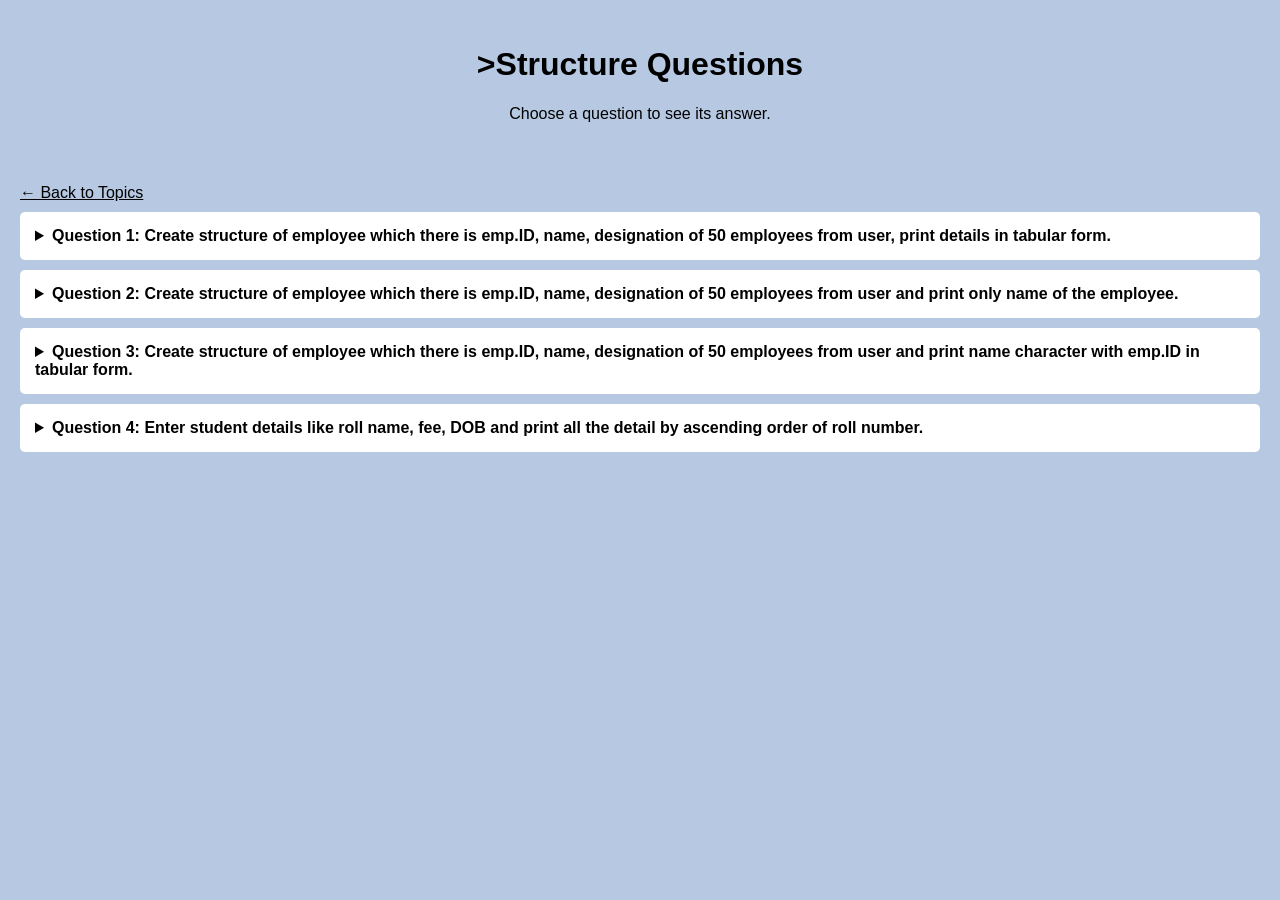
<file: structure.html>
<!DOCTYPE html>
<html>
<head>
	<title>Structure Questions</title>
	<link rel="stylesheet" href="style1.css">
	</head>

<body>


   <header>
	<h1>>Structure Questions</h1>
	<p>Choose a question to see its answer.</p>
   </header>


   <main>
	<a href="index.html" class="back">← Back to Topics</a>


<details>

 <summary>Question 1: Create structure of employee which there is emp.ID, name, designation of 50 employees from user, print details in tabular form.	
	</summary>
	
	<div class="answer">	   
	   <h3>Code</h3>
	   <pre>
#include &lt;stdio.h&gt;

struct employee
{
    int id;
    char name[20];
    char design[25];
};

int main()
{
    struct employee emp[50];

    printf("Enter details of 50 employees:\n");

    for (int i = 0; i&lt;1; i++)
    {

        printf("\nEmployee %d:\n", i + 1);
        printf("Enter ID: ");
        scanf("%d", &emp[i].id);
        fflush(stdin);

        printf("Enter Name: ");
        scanf("%s", emp[i].name);
        fflush(stdin);
        printf("Enter Designation: ");
        scanf("%s", emp[i].design);
    }

    printf("\n---------------------------------------------------------------\n");
    printf("| %-5s | %-25s | %-20s |\n", "ID", "Name", "Designation");
    printf("---------------------------------------------------------------\n");

    for (int i = 0; i&lt;1; i++)
    {
        printf("| %-5d | %-25s | %-20s |\n", emp[i].id, emp[i].name, emp[i].design);
    }

    printf("---------------------------------------------------------------\n");

    return 0;
}
	   </pre>

	  <h3>Output</h3>
	   <pre>
Enter details of 50 employees:

Employee 1:
Enter ID: 101
Enter Name: Iqra
Enter Designation: Manager

---------------------------------------------------------------
| ID    | Name                      | Designation          |
---------------------------------------------------------------
| 101   | Iqra                      | Manager              |
---------------------------------------------------------------
	   </pre>
 
	</div>
</details>

<details>

	
 <summary>Question 2: Create structure of employee which there is emp.ID, name, designation of 50 employees from user and print only name of the employee.	</summary>
	
	
	<div class="answer">	   
	   <h3>Code</h3>
	   <pre>
#include &lt;stdio.h&gt;

struct employee
{
    int id;
    char name[20];
    char design[25];
};

int main()
{
    struct employee emp[50];

    printf("Enter details of 50 employees:\n");

    for (int i = 0; i&lt;1; i++)
    {

        printf("\nEmployee %d:\n", i + 1);
        printf("Enter ID: ");
        scanf("%d", &emp[i].id);
        fflush(stdin);

        printf("Enter Name: ");
        scanf("%s", emp[i].name);
        fflush(stdin);
        printf("Enter Designation: ");
        scanf("%s", emp[i].design);
    }


    
    for (int i = 0; i&lt;1; i++)
    {
        printf("\nEmployee %d. \nName - %s\n",i+1, emp[i].name );
    }

return 0;
}
	   </pre>

	  <h3>Output</h3>
	   <pre>
Enter details of 50 employees:

Employee 1:
Enter ID: 101
Enter Name: Iqra
Enter Designation: Manager


Employee 1. 
Name - Iqra

	   </pre>
 
	</div>
</details>

<details>

	
 <summary>Question 3: Create structure of employee which there is emp.ID, name, designation of 50 employees from user and print name character with emp.ID in tabular form.
	</summary>
	
	<div class="answer" id="q3">	   
	   <h3>Code</h3>
	   <pre>
#include &lt;stdio.h&gt;

struct employee
{
    int id;
    char name[20];
    char design[25];
};

int main()
{
    struct employee emp[50];

    printf("Enter details of 50 employees:\n");

    for (int i = 0; i&lt;1; i++)
    {

        printf("\nEmployee %d:\n", i + 1);
        printf("Enter ID: ");
        scanf("%d", &emp[i].id);
        fflush(stdin);

        printf("Enter Name: ");
        scanf("%s", emp[i].name);
        fflush(stdin);

        printf("Enter Designation: ");
        scanf("%s", emp[i].design);
    }

    printf("\n--------------------------------------\n");
    printf("| %-5s | %-25s  |\n", "ID", "Name" );
    printf("------------------------------------- \n");

    for (int i = 0; i&lt;1; i++)
    {
        printf("| %-5d | %-25s  |\n", emp[i].id, emp[i].name);
    }

    printf("--------------------------------------\n");

    return 0;
}

	   </pre>

	  <h3>Output</h3>
	   <pre>
Enter details of 50 employees:

Employee 1:
Enter ID: 101
Enter Name: Iqra
Enter Designation: Manager

--------------------------------------
| ID    | Name                       |
------------------------------------- 
| 101   | Iqra                       |
--------------------------------------

	   </pre>
 
	</div>
</details>

	
<details>

 <summary>Question 4: Enter student details like roll name, fee, DOB and print all the detail by ascending order of roll number.	
	</summary>
	
	<div class="answer">	   
	   <h3>Code</h3>
	   <pre>
#include &lt;stdio.h&gt;

struct student
{
    int roll;
    char name[20];
    int fee;
    char dob[20];
};

int main()
{
    struct student stu[5], temp;

    printf("Enter details of 5 students:\n");

    for (int i = 0; i&lt;5; i++)
    {

        printf("\nStudent %d:\n", i + 1);
        printf("Enterc your roll number: ");
        scanf("%d", &stu[i].roll);
        fflush(stdin);

        printf("Enter your Name: ");
        scanf("%s", stu[i].name);
        fflush(stdin);

        printf("Enter the fees: ");
        scanf("%d", &stu[i].fee);
        fflush(stdin);

        printf("Enter the DOB: ");
        scanf("%s", stu[i].dob);
        fflush(stdin);
    }

    for (int i = 0; i&lt;5 - 1; i++)
    {
        for (int j = i + 1; j&lt;5; j++)
        {
            if (stu[i].roll&gt;stu[j].roll)
            {
                temp = stu[i];
                stu[i] = stu[j];
                stu[j] = temp;
            }
        }
    }

    printf("\n-------------------------------------------------------------\n");
    printf("| %-10s | %-15s | %-10s | %-12s |\n", "Roll No", "Name", "Fee", "DOB");
    printf("-------------------------------------------------------------\n");

    for (int i = 0; i&lt;5; i++)
    {
        printf("| %-10d | %-15s | %-10d | %-12s |\n",
               stu[i].roll, stu[i].name, stu[i].fee, stu[i].dob);
    }

    printf("-------------------------------------------------------------\n");

    return 0;
}
	   </pre>

	  <h3>Output</h3>
	   <pre>
Enter details of 5 students:

Student 1:
Enterc your roll number: 4091
Enter your Name: Iqra
Enter the fees: 3400
Enter the DOB: 07-06-2008

Student 2:
Enterc your roll number: 4092
Enter your Name: Akash
Enter the fees: 3500
Enter the DOB: 09-11-2008

Student 3:
Enterc your roll number: 4093
Enter your Name: Meera
Enter the fees: 3200
Enter the DOB: 12-01-2007

Student 4:
Enterc your roll number: 4094
Enter your Name: Imran
Enter the fees: 3100
Enter the DOB: 27-12-2007

Student 5:
Enterc your roll number: 4095
Enter your Name: Sana
Enter the fees: 3600
Enter the DOB: 02-11-2006

-------------------------------------------------------------
| Roll No    | Name            | Fee        | DOB          |
-------------------------------------------------------------
| 4091       | Iqra            | 3400       | 07-06-2008   |
| 4092       | Akash           | 3500       | 09-11-2008   |
| 4093       | Meera           | 3200       | 12-01-2007   |
| 4094       | Imran           | 3100       | 27-12-2007   |
| 4095       | Sana            | 3600       | 02-11-2006   |
-------------------------------------------------------------
	   </pre>
 
	</div>
</details>


 </main>

</body>
</html>
</file>
<file: style1.css>
body{
	font-family:Arial;
	background-color:#B7C9E2;
	color:black;
	margin:0;
}

header{
	text-align:center;
	padding:25px;
	color:black;
}

main{
	margin:20px;
}

.topics{
	display:flex;
	flex-wrap:wrap;
	gap:15px;
}

.topic-card{
	width:200px;
	padding:20px;
	border-radius:10px;
	text-decoration:none;
	color:black;
	background-color:white;
	border:1px solid black;
	
}

.question{
	background-color:white;
	color:black;
	padding:15px;
	margin-top:10px;
	cursor:pointer;
	border-radius:5px;
}

.answer{
	display:block;
	background-color:white;
	color:black;
	padding:15px;
}

.answer:target{
	display:block;
}

details{
	background-color:white;
	color:black;
	padding:15px;
	margin-top:10px;
	border-radius:5px;
}

summary{
	cursor:pointer;
	font-weight:bold;
}

a
{
	color:black;
}
</file>
